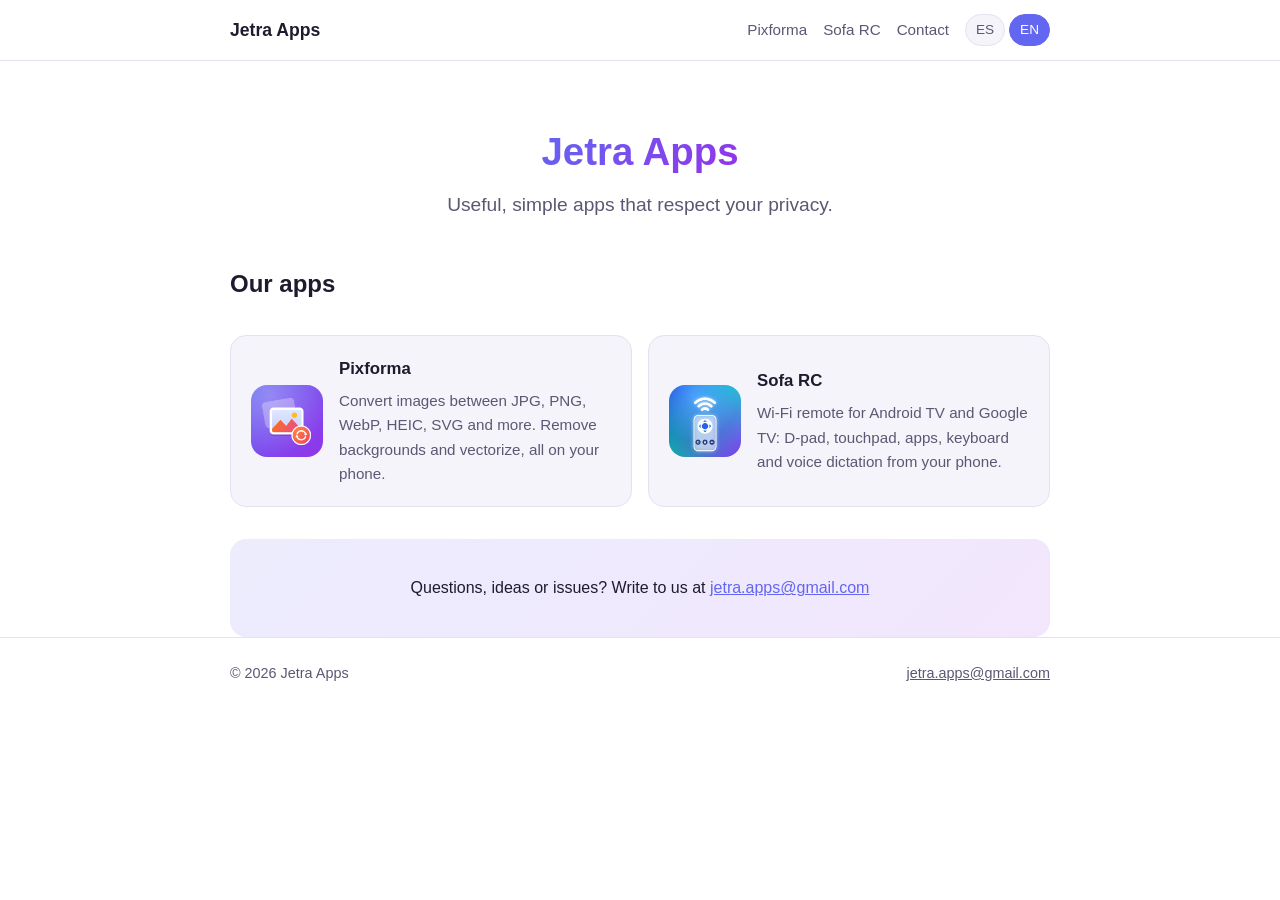
<file: index.html>
<!doctype html>
<html lang="es">
<head>
  <meta charset="utf-8">
  <meta name="viewport" content="width=device-width, initial-scale=1">
  <title>Jetra Apps</title>
  <meta name="title-es" content="Jetra Apps — Apps útiles, simples y privadas">
  <meta name="title-en" content="Jetra Apps — Useful, simple and private apps">
  <meta name="description" content="Jetra Apps: apps móviles útiles, simples y respetuosas con tu privacidad.">
  <link rel="icon" href="assets/apple-touch-icon.png">
  <link rel="stylesheet" href="assets/style.css">
  <script src="assets/lang.js"></script>
</head>
<body>
  <header class="site">
    <div class="wrap">
      <a class="brand" href="./">Jetra Apps</a>
      <nav>
        <a href="pixforma/">Pixforma</a>
        <a href="sofa-rc/">Sofa RC</a>
        <a href="mailto:jetra.apps@gmail.com" data-lang="es">Contacto</a>
        <a href="mailto:jetra.apps@gmail.com" data-lang="en">Contact</a>
        <div class="lang-switch">
          <button data-set="es" aria-pressed="false">ES</button>
          <button data-set="en" aria-pressed="false">EN</button>
        </div>
      </nav>
    </div>
  </header>

  <main class="wrap">
    <section class="hero">
      <h1><span class="gradient-text">Jetra Apps</span></h1>
      <p class="tagline" data-lang="es">Apps útiles, simples y respetuosas con tu privacidad.</p>
      <p class="tagline" data-lang="en">Useful, simple apps that respect your privacy.</p>
    </section>

    <h2 data-lang="es">Nuestras apps</h2>
    <h2 data-lang="en">Our apps</h2>
    <div class="grid">
      <a class="card app-card" href="pixforma/">
        <img src="pixforma/icon.png" alt="Pixforma">
        <div>
          <h3>Pixforma</h3>
          <p data-lang="es">Convierte imágenes entre JPG, PNG, WebP, HEIC, SVG y más. Quita fondos y vectoriza, todo en tu teléfono.</p>
          <p data-lang="en">Convert images between JPG, PNG, WebP, HEIC, SVG and more. Remove backgrounds and vectorize, all on your phone.</p>
        </div>
      </a>
      <a class="card app-card" href="sofa-rc/">
        <img src="sofa-rc/icon.png" alt="Sofa RC">
        <div>
          <h3>Sofa RC</h3>
          <p data-lang="es">Control remoto Wi‑Fi para Android TV y Google TV: D‑pad, touchpad, apps, teclado y dictado por voz desde tu teléfono.</p>
          <p data-lang="en">Wi‑Fi remote for Android TV and Google TV: D‑pad, touchpad, apps, keyboard and voice dictation from your phone.</p>
        </div>
      </a>
    </div>

    <div class="contact">
      <p data-lang="es">¿Preguntas, ideas o problemas? Escríbenos a <a href="mailto:jetra.apps@gmail.com">jetra.apps@gmail.com</a></p>
      <p data-lang="en">Questions, ideas or issues? Write to us at <a href="mailto:jetra.apps@gmail.com">jetra.apps@gmail.com</a></p>
    </div>
  </main>

  <footer class="site">
    <div class="wrap">
      <span>© 2026 Jetra Apps</span>
      <a href="mailto:jetra.apps@gmail.com">jetra.apps@gmail.com</a>
    </div>
  </footer>
</body>
</html>
</file>
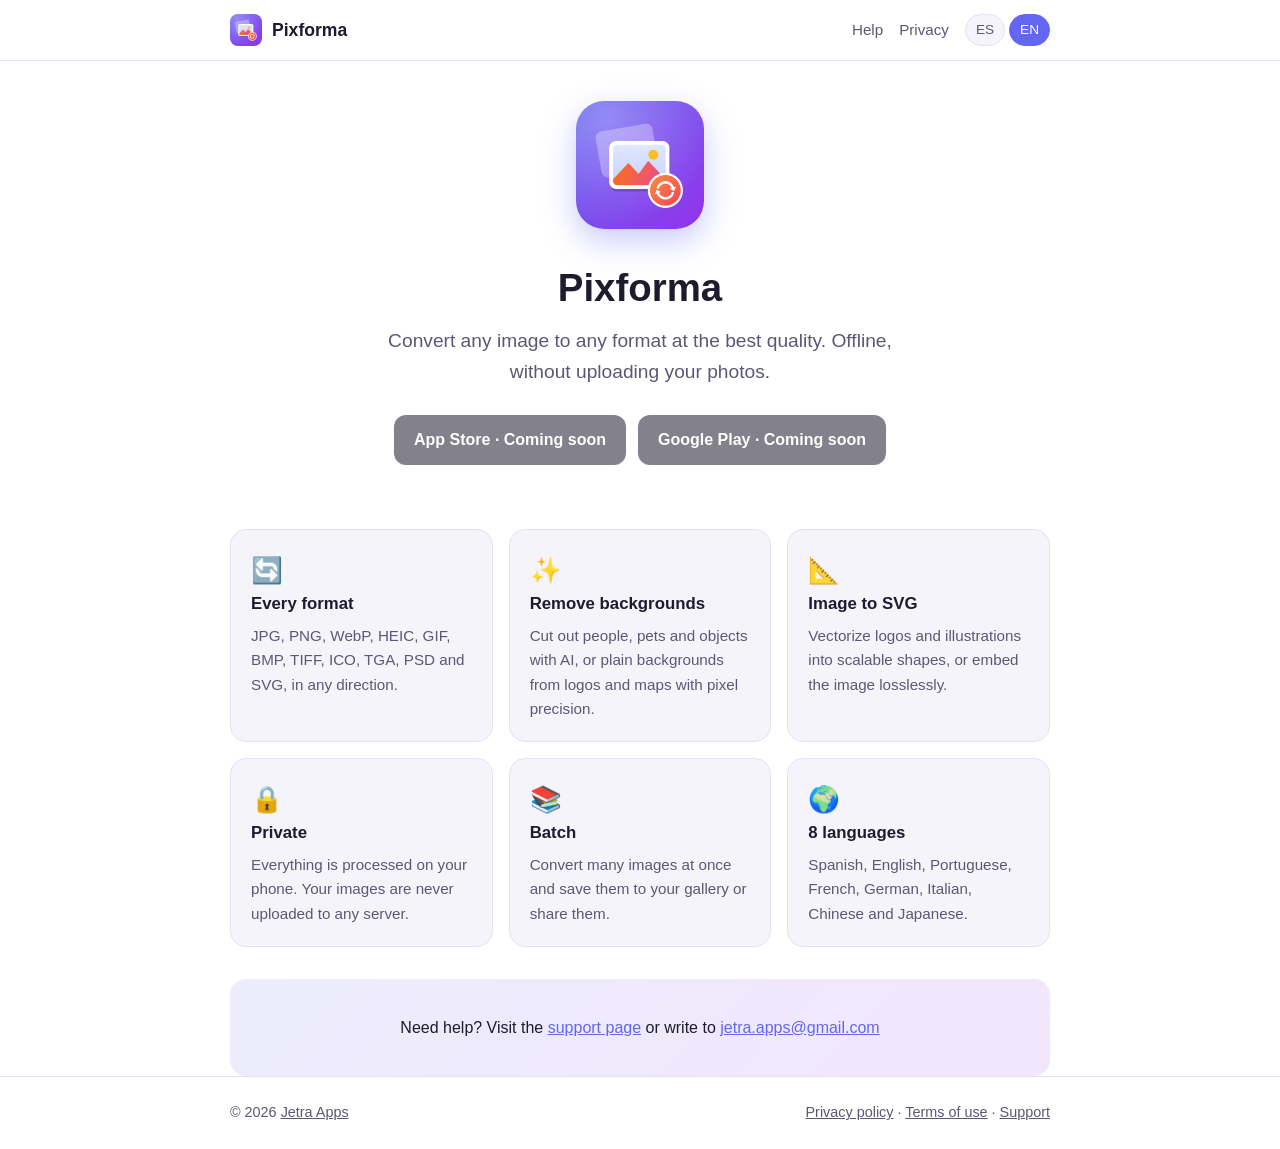
<file: pixforma/index.html>
<!doctype html>
<html lang="es">
<head>
  <meta charset="utf-8">
  <meta name="viewport" content="width=device-width, initial-scale=1">
  <title>Pixforma</title>
  <meta name="title-es" content="Pixforma — Conversor de imágenes">
  <meta name="title-en" content="Pixforma — Image converter">
  <meta name="description" content="Pixforma convierte imágenes entre JPG, PNG, WebP, HEIC, GIF, BMP, TIFF, ICO, TGA, PSD y SVG, quita fondos y vectoriza. Todo en tu teléfono, sin subir tus fotos.">
  <link rel="icon" href="icon.png">
  <link rel="apple-touch-icon" href="../assets/apple-touch-icon.png">
  <link rel="stylesheet" href="../assets/style.css">
  <script src="../assets/lang.js"></script>
</head>
<body>
  <header class="site">
    <div class="wrap">
      <a class="brand" href="./"><img src="icon.png" alt="">Pixforma</a>
      <nav>
        <a href="support.html" data-lang="es">Ayuda</a>
        <a href="support.html" data-lang="en">Help</a>
        <a href="privacy.html" data-lang="es">Privacidad</a>
        <a href="privacy.html" data-lang="en">Privacy</a>
        <div class="lang-switch">
          <button data-set="es" aria-pressed="false">ES</button>
          <button data-set="en" aria-pressed="false">EN</button>
        </div>
      </nav>
    </div>
  </header>

  <main class="wrap">
    <section class="hero">
      <img class="app-icon" src="icon.png" alt="Pixforma">
      <h1>Pixforma</h1>
      <p class="tagline" data-lang="es">Convierte cualquier imagen a cualquier formato, con la mejor calidad. Sin internet y sin subir tus fotos.</p>
      <p class="tagline" data-lang="en">Convert any image to any format at the best quality. Offline, without uploading your photos.</p>
      <div class="badges">
        <span class="badge soon" data-lang="es">App Store · Próximamente</span>
        <span class="badge soon" data-lang="en">App Store · Coming soon</span>
        <span class="badge soon" data-lang="es">Google Play · Próximamente</span>
        <span class="badge soon" data-lang="en">Google Play · Coming soon</span>
      </div>
    </section>

    <div class="grid">
      <div class="card">
        <div class="icon">🔄</div>
        <h3 data-lang="es">Todos los formatos</h3>
        <h3 data-lang="en">Every format</h3>
        <p data-lang="es">JPG, PNG, WebP, HEIC, GIF, BMP, TIFF, ICO, TGA, PSD y SVG, en cualquier dirección.</p>
        <p data-lang="en">JPG, PNG, WebP, HEIC, GIF, BMP, TIFF, ICO, TGA, PSD and SVG, in any direction.</p>
      </div>
      <div class="card">
        <div class="icon">✨</div>
        <h3 data-lang="es">Quita el fondo</h3>
        <h3 data-lang="en">Remove backgrounds</h3>
        <p data-lang="es">Recorta personas, mascotas y objetos con IA, o fondos lisos de logos y mapas con precisión de píxel.</p>
        <p data-lang="en">Cut out people, pets and objects with AI, or plain backgrounds from logos and maps with pixel precision.</p>
      </div>
      <div class="card">
        <div class="icon">📐</div>
        <h3 data-lang="es">Imagen a SVG</h3>
        <h3 data-lang="en">Image to SVG</h3>
        <p data-lang="es">Vectoriza logos e ilustraciones en formas escalables, o incrusta la imagen sin pérdida.</p>
        <p data-lang="en">Vectorize logos and illustrations into scalable shapes, or embed the image losslessly.</p>
      </div>
      <div class="card">
        <div class="icon">🔒</div>
        <h3 data-lang="es">Privada</h3>
        <h3 data-lang="en">Private</h3>
        <p data-lang="es">Todo se procesa en tu teléfono. Tus imágenes nunca se suben a ningún servidor.</p>
        <p data-lang="en">Everything is processed on your phone. Your images are never uploaded to any server.</p>
      </div>
      <div class="card">
        <div class="icon">📚</div>
        <h3 data-lang="es">Por lotes</h3>
        <h3 data-lang="en">Batch</h3>
        <p data-lang="es">Convierte varias imágenes a la vez y guárdalas en la galería o compártelas.</p>
        <p data-lang="en">Convert many images at once and save them to your gallery or share them.</p>
      </div>
      <div class="card">
        <div class="icon">🌍</div>
        <h3 data-lang="es">8 idiomas</h3>
        <h3 data-lang="en">8 languages</h3>
        <p data-lang="es">Español, inglés, portugués, francés, alemán, italiano, chino y japonés.</p>
        <p data-lang="en">Spanish, English, Portuguese, French, German, Italian, Chinese and Japanese.</p>
      </div>
    </div>

    <div class="contact">
      <p data-lang="es">¿Necesitas ayuda? Visita la <a href="support.html">página de soporte</a> o escríbenos a <a href="mailto:jetra.apps@gmail.com">jetra.apps@gmail.com</a></p>
      <p data-lang="en">Need help? Visit the <a href="support.html">support page</a> or write to <a href="mailto:jetra.apps@gmail.com">jetra.apps@gmail.com</a></p>
    </div>
  </main>

  <footer class="site">
    <div class="wrap">
      <span>© 2026 <a href="../">Jetra Apps</a></span>
      <span>
        <a href="privacy.html" data-lang="es">Política de privacidad</a><a href="privacy.html" data-lang="en">Privacy policy</a> ·
        <a href="terms.html" data-lang="es">Términos de uso</a><a href="terms.html" data-lang="en">Terms of use</a> ·
        <a href="support.html" data-lang="es">Soporte</a><a href="support.html" data-lang="en">Support</a>
      </span>
    </div>
  </footer>
</body>
</html>
</file>
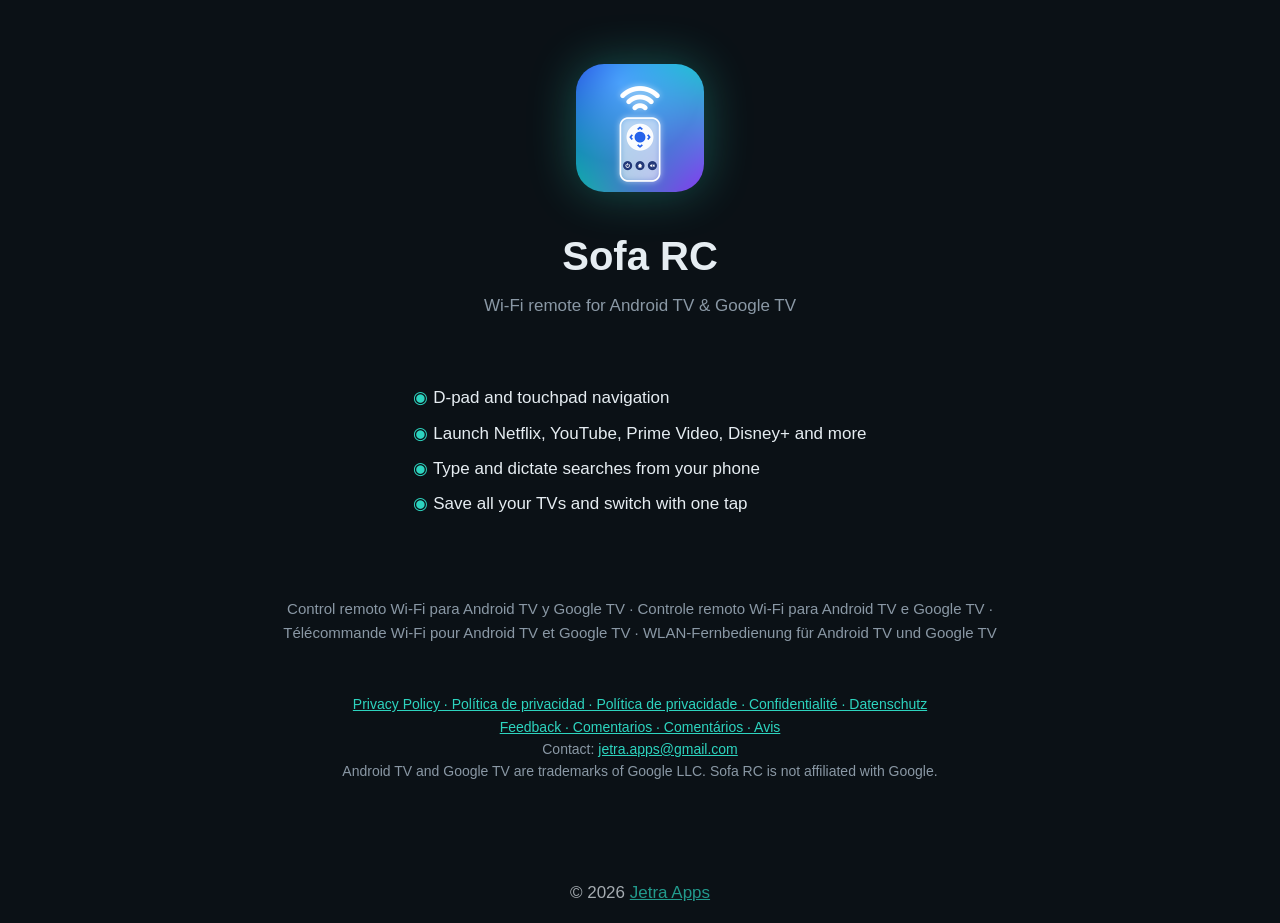
<file: sofa-rc/index.html>
<!DOCTYPE html>
<html lang="en">
<head>
<meta charset="utf-8">
<meta name="viewport" content="width=device-width, initial-scale=1">
<title>Sofa RC · Wi‑Fi remote for Android TV & Google TV</title>
<meta name="description" content="Control your Android TV or Google TV from your phone over Wi‑Fi: D‑pad, touchpad, apps, keyboard and voice dictation in 5 languages.">
<link rel="icon" href="icon.png">
<style>
  body { margin: 0; font: 17px/1.6 -apple-system, BlinkMacSystemFont, "Segoe UI", Roboto, sans-serif; background: #0b1116; color: #e6edf2; }
  main { max-width: 720px; margin: 0 auto; padding: 64px 24px; text-align: center; }
  img { width: 128px; height: 128px; border-radius: 28px; box-shadow: 0 0 48px #2dd4bf55; }
  h1 { margin: 24px 0 4px; font-size: 40px; }
  .tagline { color: #8a98a5; margin-top: 0; }
  ul { list-style: none; padding: 0; margin: 40px 0; text-align: left; display: inline-block; }
  li { margin: 8px 0; }
  li::before { content: "◉ "; color: #2dd4bf; }
  .langs { color: #8a98a5; font-size: 15px; margin-top: 32px; }
  a { color: #2dd4bf; }
  footer { margin-top: 48px; font-size: 14px; color: #8a98a5; }
</style>
</head>
<body>
<main>
  <img src="icon.png" alt="Sofa RC icon">
  <h1>Sofa RC</h1>
  <p class="tagline">Wi‑Fi remote for Android TV &amp; Google TV</p>

  <ul>
    <li>D‑pad and touchpad navigation</li>
    <li>Launch Netflix, YouTube, Prime Video, Disney+ and more</li>
    <li>Type and dictate searches from your phone</li>
    <li>Save all your TVs and switch with one tap</li>
  </ul>

  <p class="langs">
    Control remoto Wi‑Fi para Android TV y Google TV ·
    Controle remoto Wi‑Fi para Android TV e Google TV ·
    Télécommande Wi‑Fi pour Android TV et Google TV ·
    WLAN‑Fernbedienung für Android TV und Google TV
  </p>

  <footer>
    <a href="privacy/">Privacy Policy · Política de privacidad · Política de privacidade · Confidentialité · Datenschutz</a><br>
    <a href="feedback/">Feedback · Comentarios · Comentários · Avis</a><br>
    Contact: <a href="mailto:jetra.apps@gmail.com">jetra.apps@gmail.com</a><br>
    Android TV and Google TV are trademarks of Google LLC. Sofa RC is not affiliated with Google.
  </footer>
</main>
<p style="text-align:center;opacity:.7;margin-top:32px">© 2026 <a href="../">Jetra Apps</a></p>
</body>
</html>
</file>
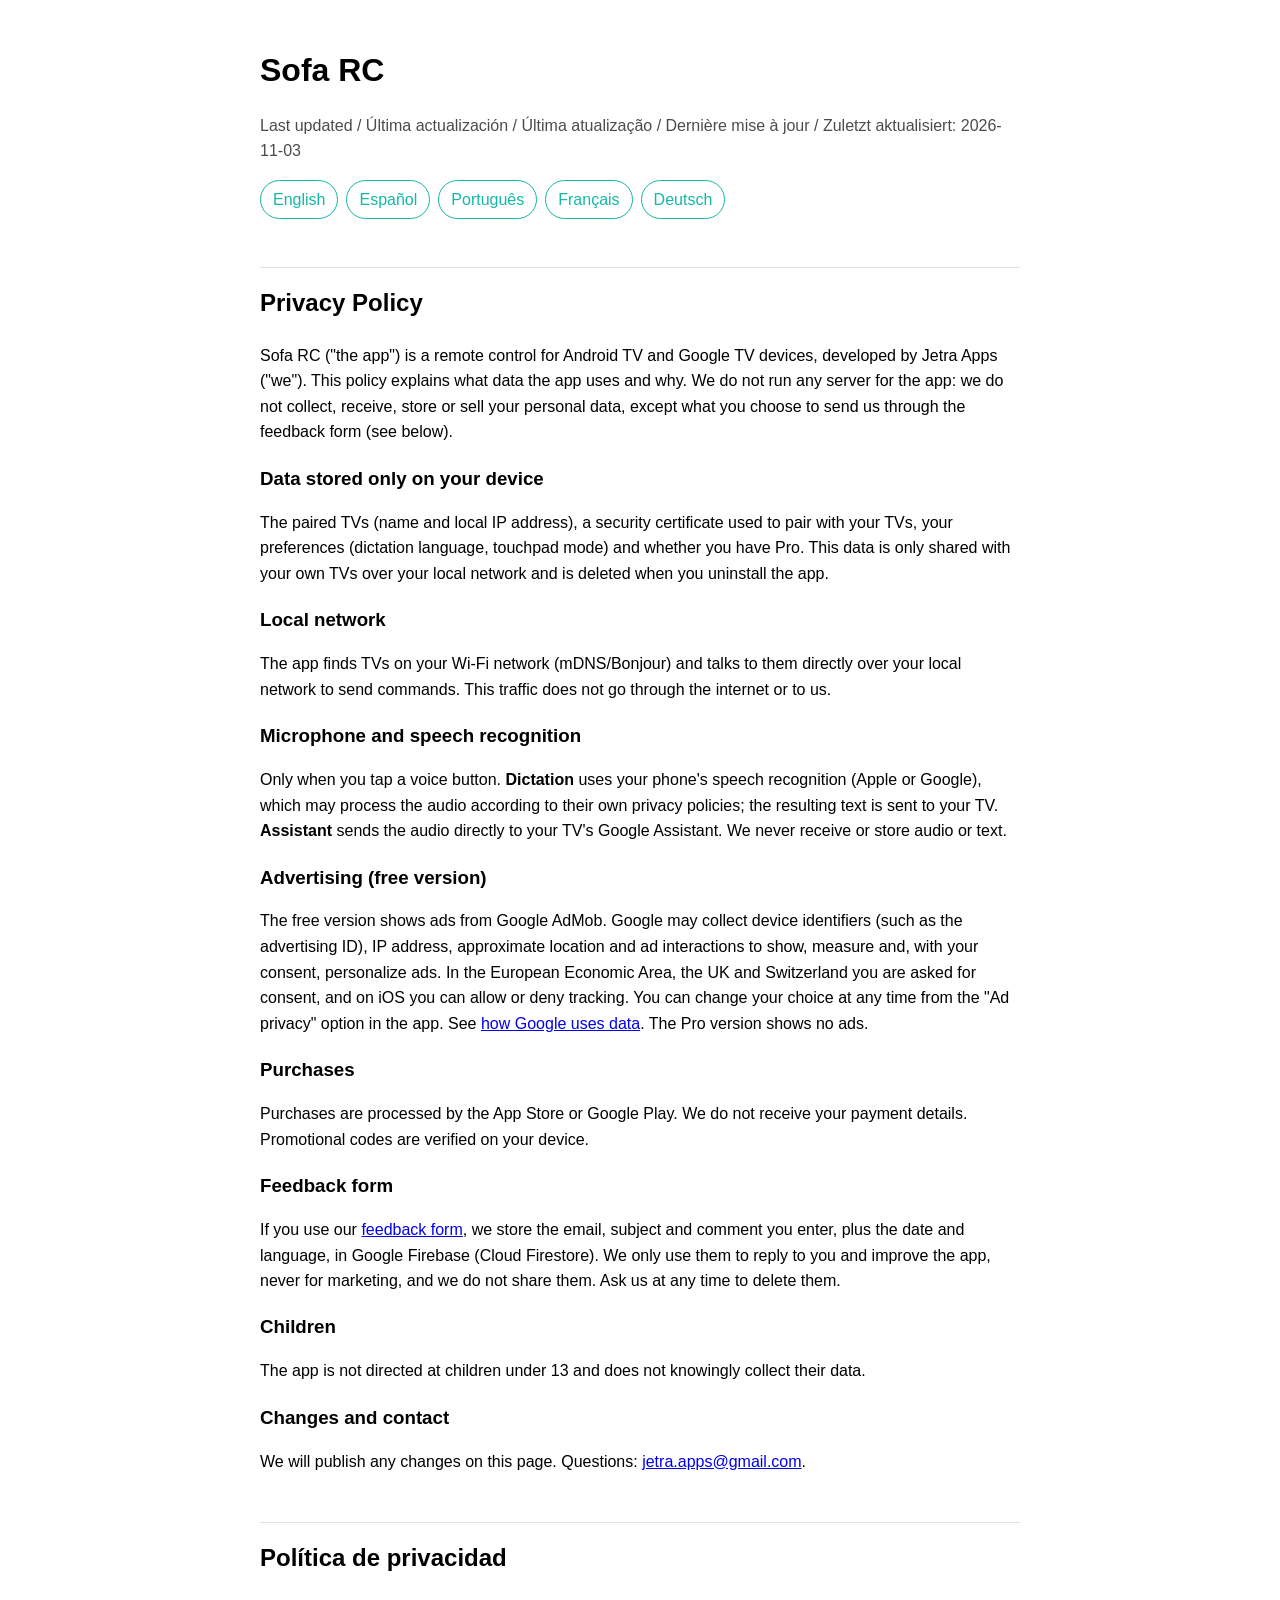
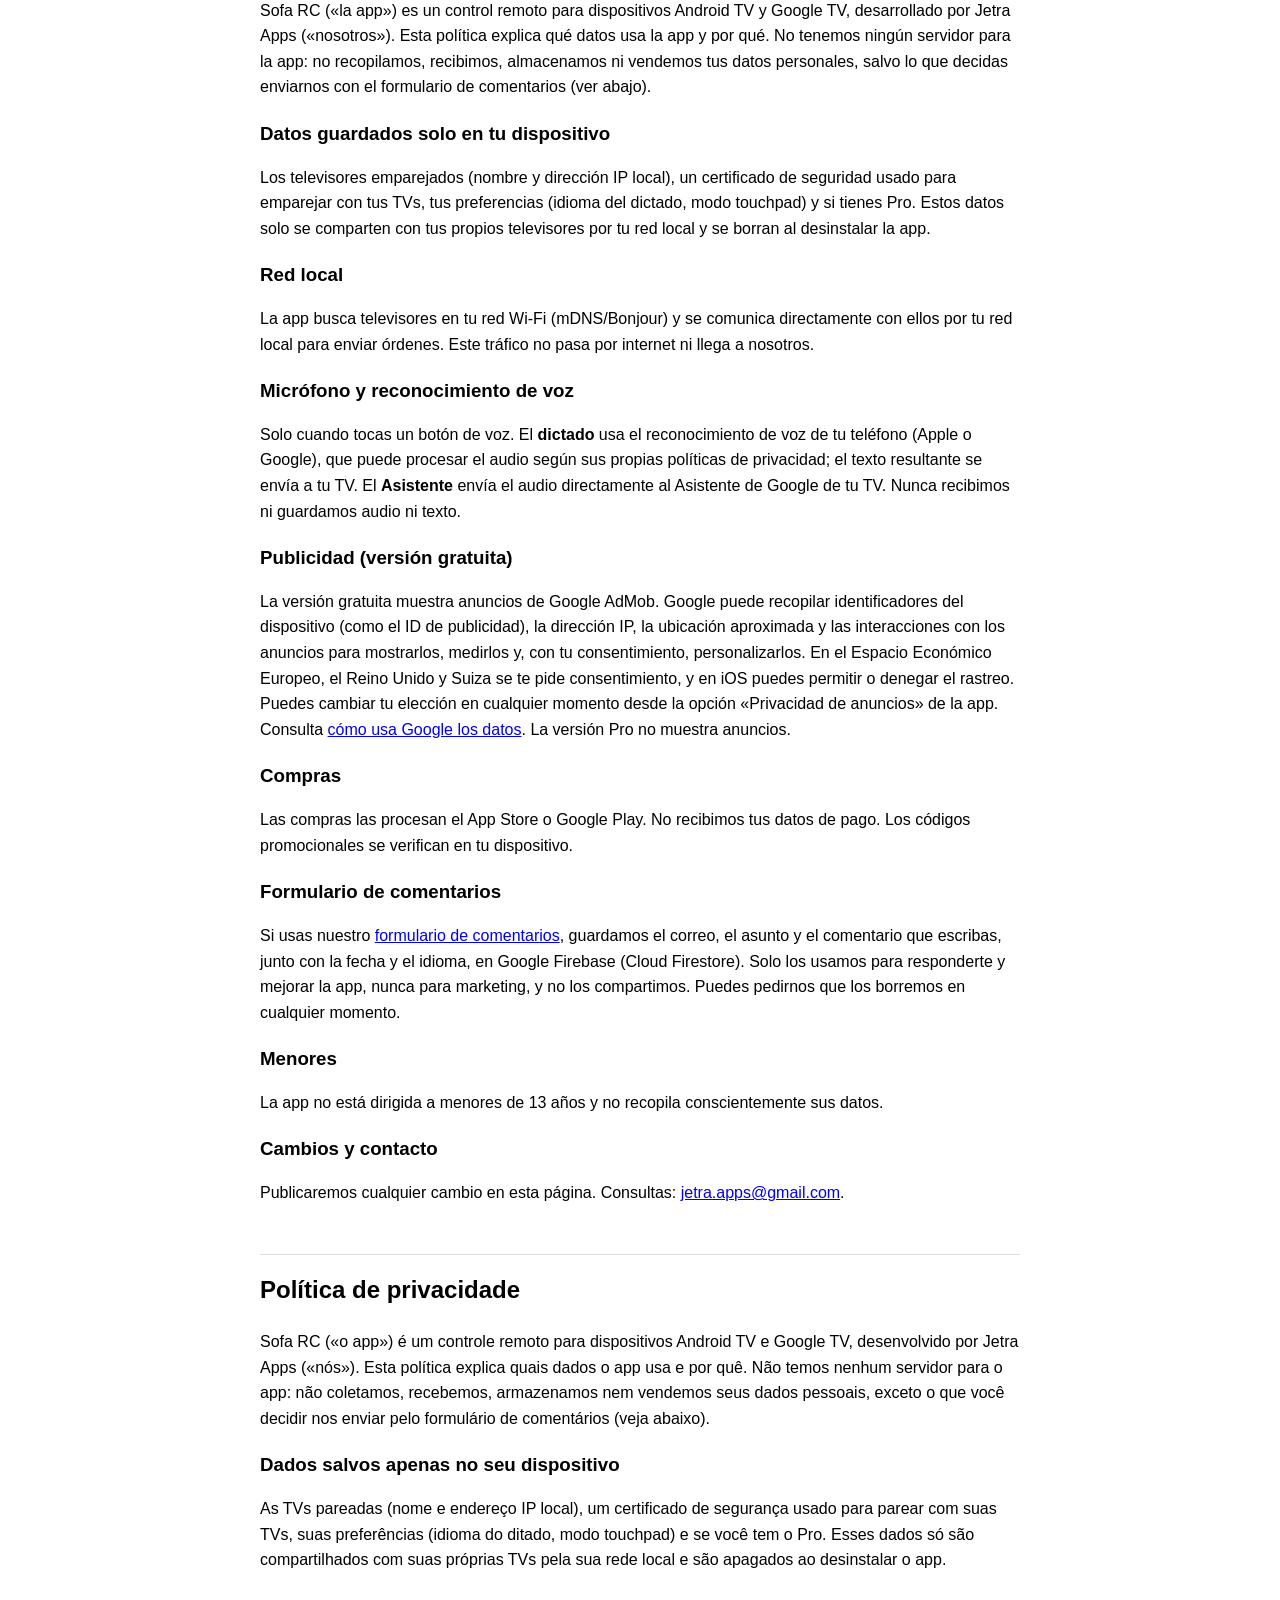
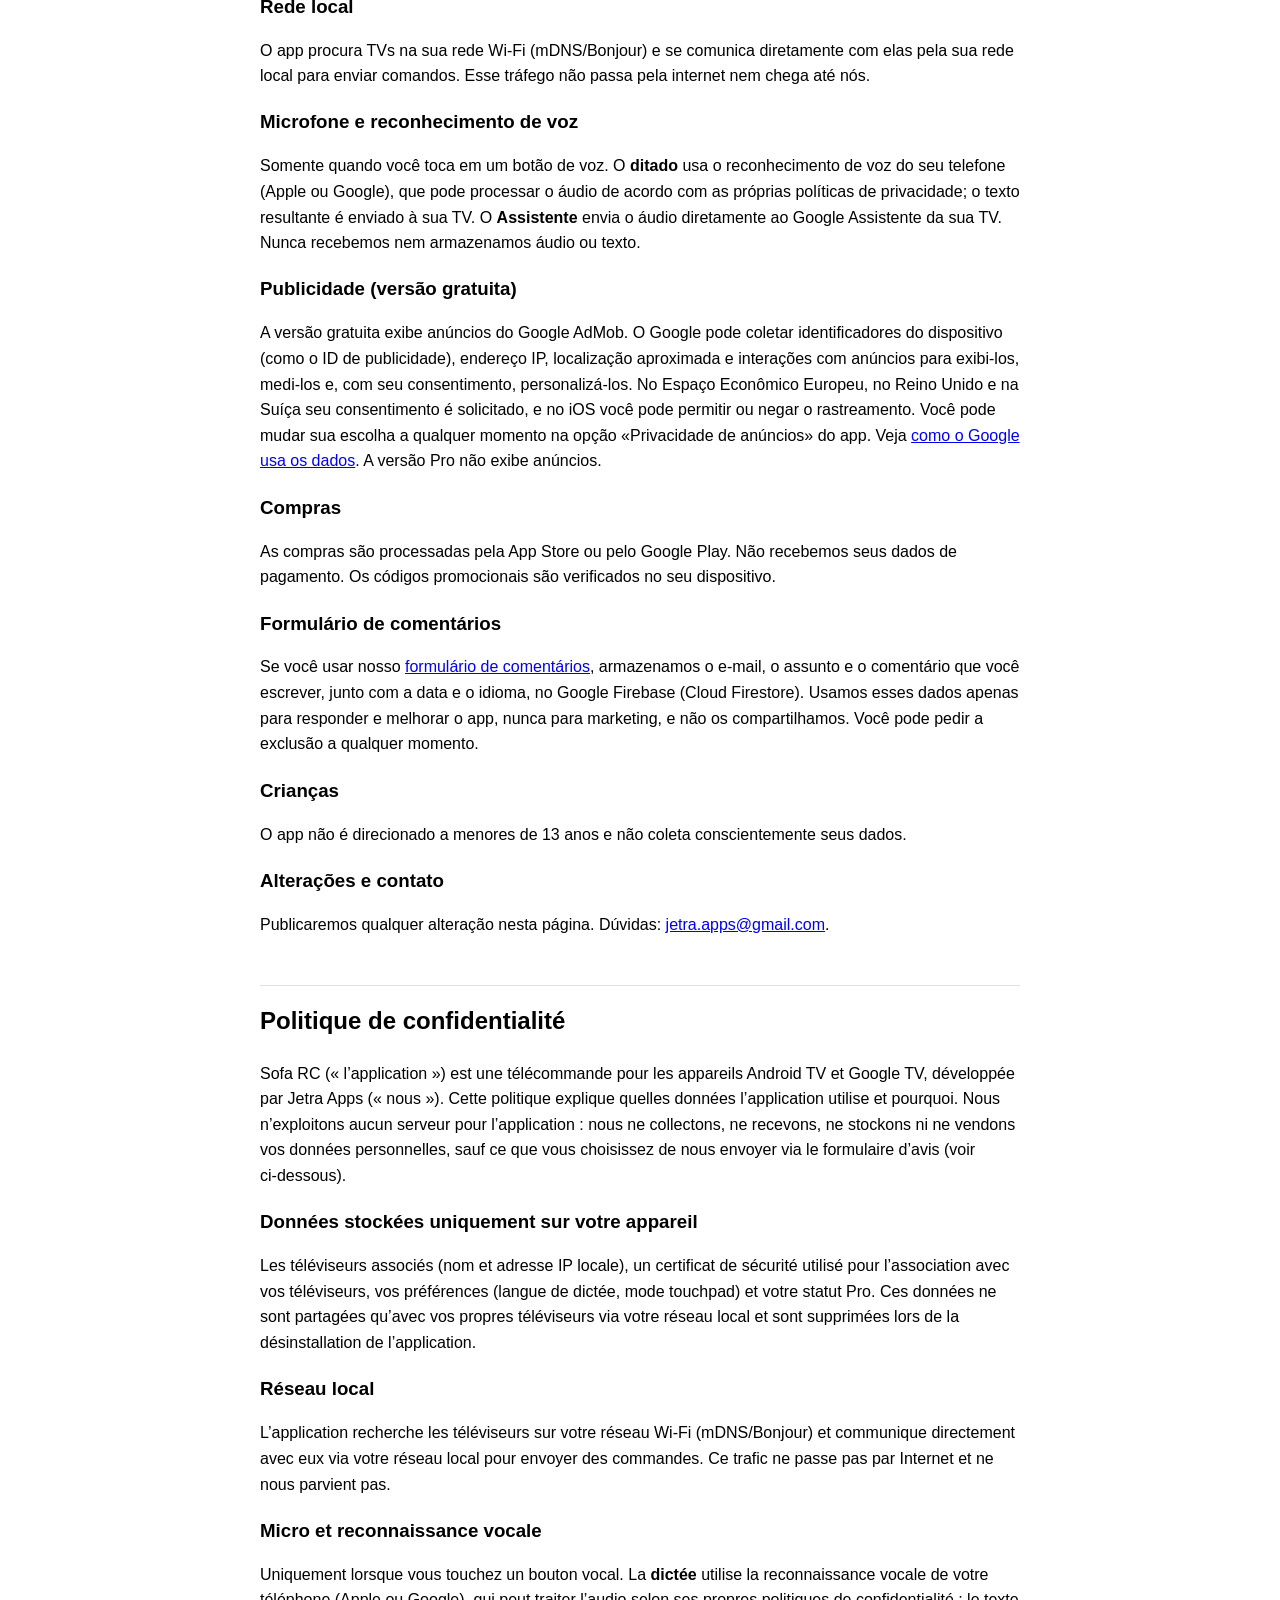
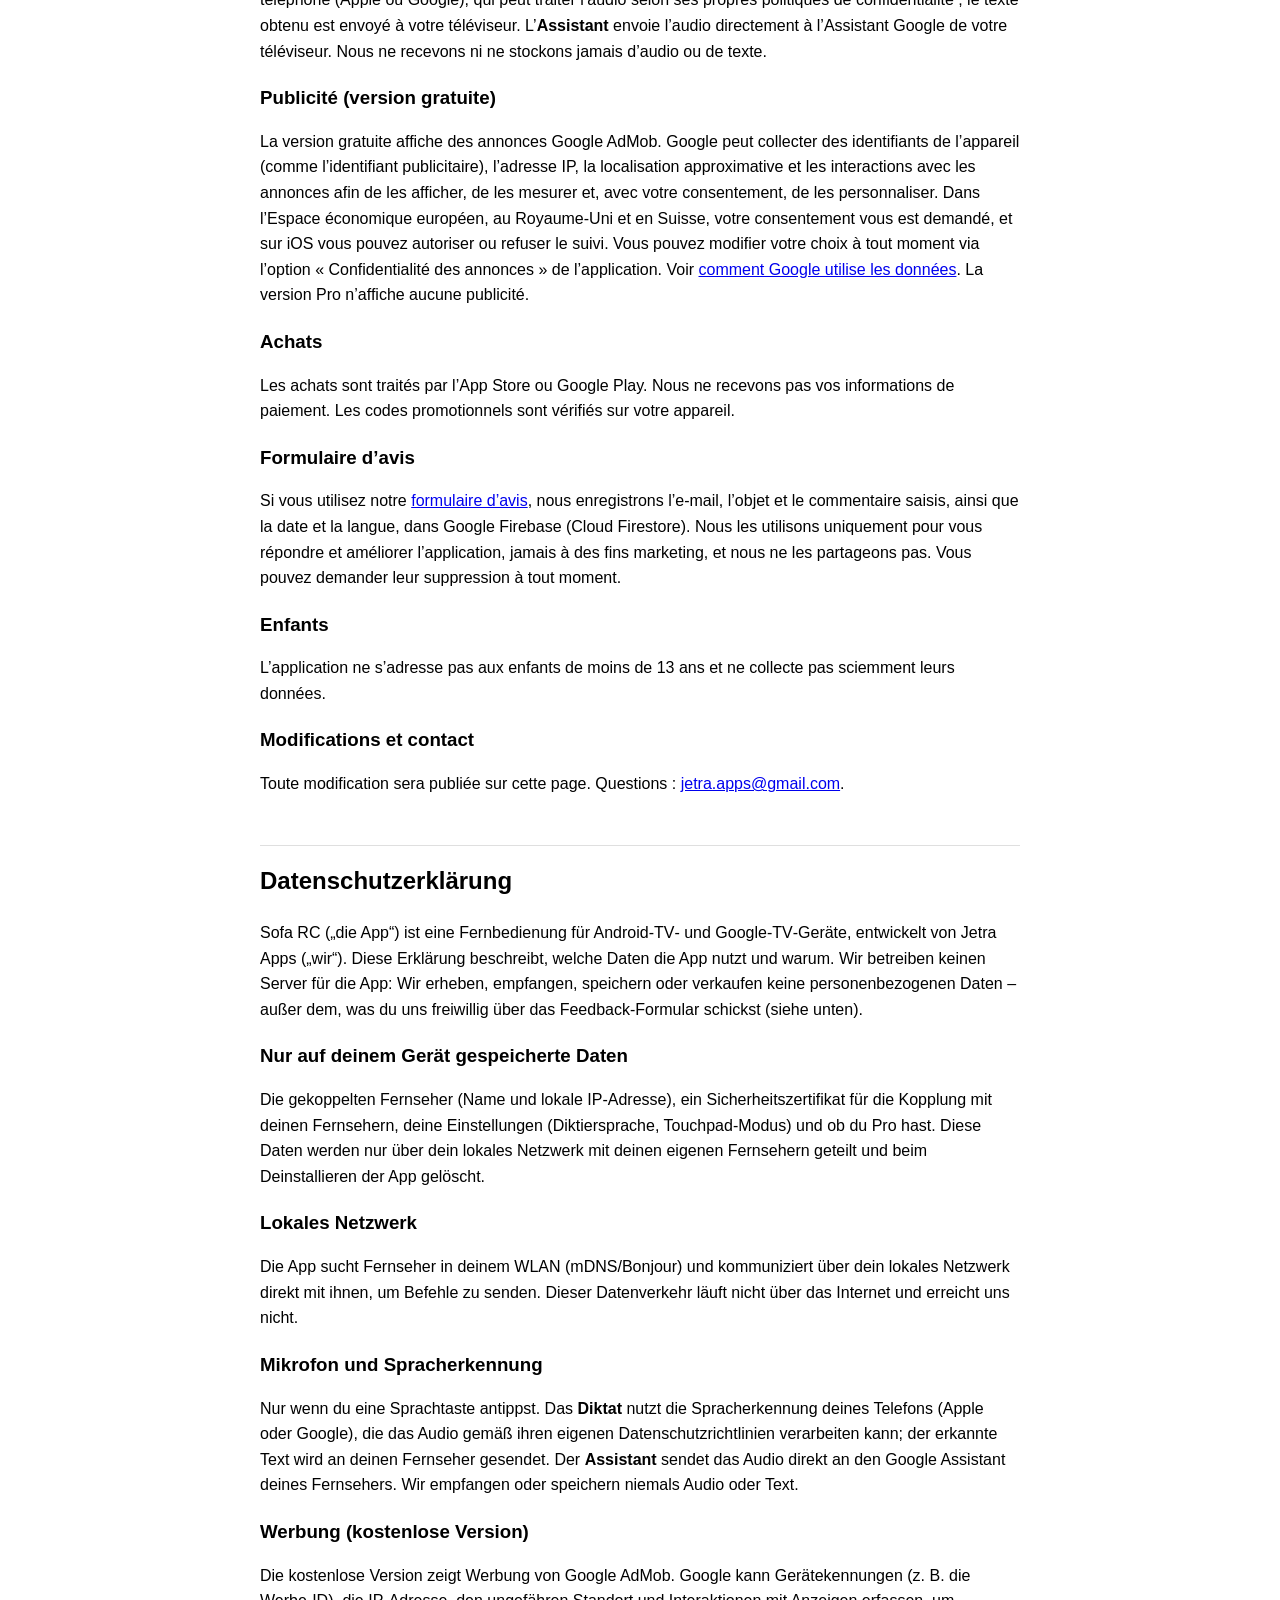
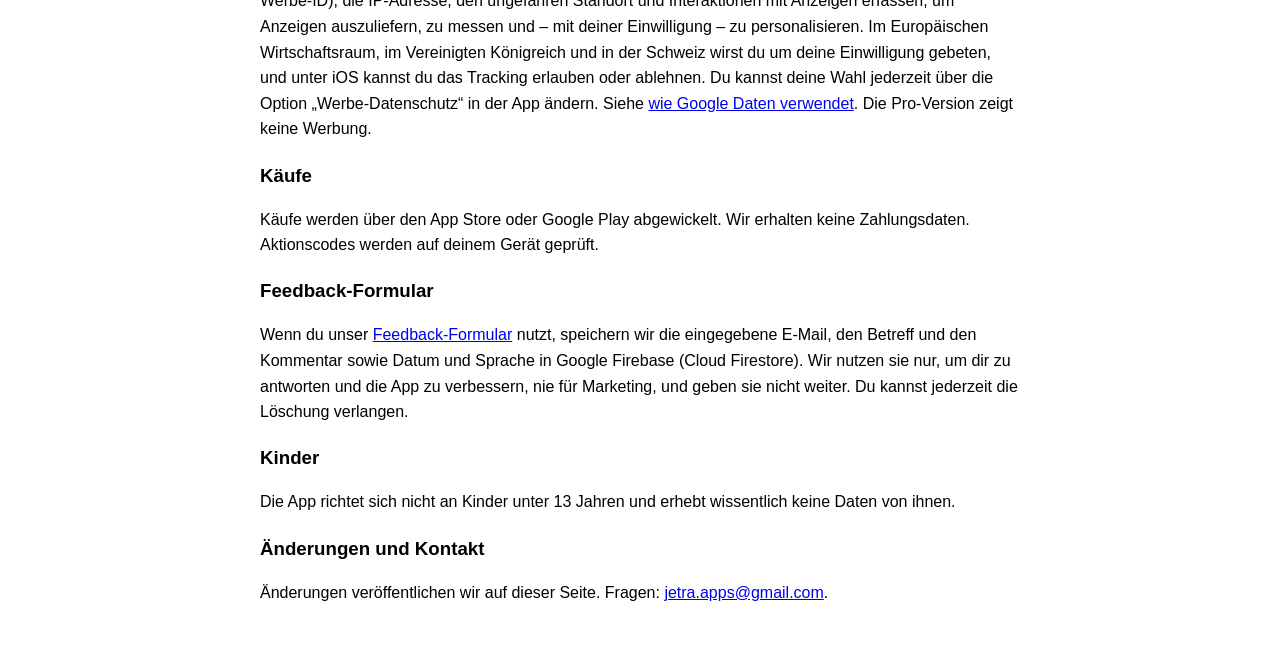
<file: sofa-rc/privacy/index.html>
<!DOCTYPE html>
<html lang="en">
<head>
<meta charset="utf-8">
<meta name="viewport" content="width=device-width, initial-scale=1">
<title>Sofa RC · Privacy Policy</title>
<style>
  :root { color-scheme: light dark; --accent: #14b8a6; }
  body { font: 16px/1.6 -apple-system, BlinkMacSystemFont, "Segoe UI", Roboto, sans-serif; max-width: 760px; margin: 0 auto; padding: 24px; }
  nav { display: flex; flex-wrap: wrap; gap: 8px; margin-bottom: 32px; }
  nav a { padding: 6px 12px; border: 1px solid var(--accent); border-radius: 999px; text-decoration: none; color: var(--accent); }
  h1 { margin-bottom: 4px; }
  h2 { margin-top: 48px; padding-top: 16px; border-top: 1px solid #8884; }
  h3 { margin-bottom: 4px; }
  .meta { opacity: .7; }
</style>
</head>
<body>

<h1>Sofa RC</h1>
<p class="meta">Last updated / Última actualización / Última atualização / Dernière mise à jour / Zuletzt aktualisiert: 2026-11-03</p>

<nav>
  <a href="#en">English</a>
  <a href="#es">Español</a>
  <a href="#pt">Português</a>
  <a href="#fr">Français</a>
  <a href="#de">Deutsch</a>
</nav>

<!-- ============================== ENGLISH ============================== -->
<section id="en" lang="en">
<h2>Privacy Policy</h2>
<p>Sofa RC ("the app") is a remote control for Android TV and Google TV devices, developed by Jetra Apps ("we"). This policy explains what data the app uses and why. We do not run any server for the app: we do not collect, receive, store or sell your personal data, except what you choose to send us through the feedback form (see below).</p>

<h3>Data stored only on your device</h3>
<p>The paired TVs (name and local IP address), a security certificate used to pair with your TVs, your preferences (dictation language, touchpad mode) and whether you have Pro. This data is only shared with your own TVs over your local network and is deleted when you uninstall the app.</p>

<h3>Local network</h3>
<p>The app finds TVs on your Wi‑Fi network (mDNS/Bonjour) and talks to them directly over your local network to send commands. This traffic does not go through the internet or to us.</p>

<h3>Microphone and speech recognition</h3>
<p>Only when you tap a voice button. <strong>Dictation</strong> uses your phone's speech recognition (Apple or Google), which may process the audio according to their own privacy policies; the resulting text is sent to your TV. <strong>Assistant</strong> sends the audio directly to your TV's Google Assistant. We never receive or store audio or text.</p>

<h3>Advertising (free version)</h3>
<p>The free version shows ads from Google AdMob. Google may collect device identifiers (such as the advertising ID), IP address, approximate location and ad interactions to show, measure and, with your consent, personalize ads. In the European Economic Area, the UK and Switzerland you are asked for consent, and on iOS you can allow or deny tracking. You can change your choice at any time from the "Ad privacy" option in the app. See <a href="https://policies.google.com/technologies/partner-sites">how Google uses data</a>. The Pro version shows no ads.</p>

<h3>Purchases</h3>
<p>Purchases are processed by the App Store or Google Play. We do not receive your payment details. Promotional codes are verified on your device.</p>

<h3>Feedback form</h3>
<p>If you use our <a href="../feedback/">feedback form</a>, we store the email, subject and comment you enter, plus the date and language, in Google Firebase (Cloud Firestore). We only use them to reply to you and improve the app, never for marketing, and we do not share them. Ask us at any time to delete them.</p>

<h3>Children</h3>
<p>The app is not directed at children under 13 and does not knowingly collect their data.</p>

<h3>Changes and contact</h3>
<p>We will publish any changes on this page. Questions: <a href="mailto:jetra.apps@gmail.com">jetra.apps@gmail.com</a>.</p>
</section>

<!-- ============================== ESPAÑOL ============================== -->
<section id="es" lang="es">
<h2>Política de privacidad</h2>
<p>Sofa RC («la app») es un control remoto para dispositivos Android TV y Google TV, desarrollado por Jetra Apps («nosotros»). Esta política explica qué datos usa la app y por qué. No tenemos ningún servidor para la app: no recopilamos, recibimos, almacenamos ni vendemos tus datos personales, salvo lo que decidas enviarnos con el formulario de comentarios (ver abajo).</p>

<h3>Datos guardados solo en tu dispositivo</h3>
<p>Los televisores emparejados (nombre y dirección IP local), un certificado de seguridad usado para emparejar con tus TVs, tus preferencias (idioma del dictado, modo touchpad) y si tienes Pro. Estos datos solo se comparten con tus propios televisores por tu red local y se borran al desinstalar la app.</p>

<h3>Red local</h3>
<p>La app busca televisores en tu red Wi‑Fi (mDNS/Bonjour) y se comunica directamente con ellos por tu red local para enviar órdenes. Este tráfico no pasa por internet ni llega a nosotros.</p>

<h3>Micrófono y reconocimiento de voz</h3>
<p>Solo cuando tocas un botón de voz. El <strong>dictado</strong> usa el reconocimiento de voz de tu teléfono (Apple o Google), que puede procesar el audio según sus propias políticas de privacidad; el texto resultante se envía a tu TV. El <strong>Asistente</strong> envía el audio directamente al Asistente de Google de tu TV. Nunca recibimos ni guardamos audio ni texto.</p>

<h3>Publicidad (versión gratuita)</h3>
<p>La versión gratuita muestra anuncios de Google AdMob. Google puede recopilar identificadores del dispositivo (como el ID de publicidad), la dirección IP, la ubicación aproximada y las interacciones con los anuncios para mostrarlos, medirlos y, con tu consentimiento, personalizarlos. En el Espacio Económico Europeo, el Reino Unido y Suiza se te pide consentimiento, y en iOS puedes permitir o denegar el rastreo. Puedes cambiar tu elección en cualquier momento desde la opción «Privacidad de anuncios» de la app. Consulta <a href="https://policies.google.com/technologies/partner-sites?hl=es">cómo usa Google los datos</a>. La versión Pro no muestra anuncios.</p>

<h3>Compras</h3>
<p>Las compras las procesan el App Store o Google Play. No recibimos tus datos de pago. Los códigos promocionales se verifican en tu dispositivo.</p>

<h3>Formulario de comentarios</h3>
<p>Si usas nuestro <a href="../feedback/">formulario de comentarios</a>, guardamos el correo, el asunto y el comentario que escribas, junto con la fecha y el idioma, en Google Firebase (Cloud Firestore). Solo los usamos para responderte y mejorar la app, nunca para marketing, y no los compartimos. Puedes pedirnos que los borremos en cualquier momento.</p>

<h3>Menores</h3>
<p>La app no está dirigida a menores de 13 años y no recopila conscientemente sus datos.</p>

<h3>Cambios y contacto</h3>
<p>Publicaremos cualquier cambio en esta página. Consultas: <a href="mailto:jetra.apps@gmail.com">jetra.apps@gmail.com</a>.</p>
</section>

<!-- ============================== PORTUGUÊS ============================== -->
<section id="pt" lang="pt">
<h2>Política de privacidade</h2>
<p>Sofa RC («o app») é um controle remoto para dispositivos Android TV e Google TV, desenvolvido por Jetra Apps («nós»). Esta política explica quais dados o app usa e por quê. Não temos nenhum servidor para o app: não coletamos, recebemos, armazenamos nem vendemos seus dados pessoais, exceto o que você decidir nos enviar pelo formulário de comentários (veja abaixo).</p>

<h3>Dados salvos apenas no seu dispositivo</h3>
<p>As TVs pareadas (nome e endereço IP local), um certificado de segurança usado para parear com suas TVs, suas preferências (idioma do ditado, modo touchpad) e se você tem o Pro. Esses dados só são compartilhados com suas próprias TVs pela sua rede local e são apagados ao desinstalar o app.</p>

<h3>Rede local</h3>
<p>O app procura TVs na sua rede Wi‑Fi (mDNS/Bonjour) e se comunica diretamente com elas pela sua rede local para enviar comandos. Esse tráfego não passa pela internet nem chega até nós.</p>

<h3>Microfone e reconhecimento de voz</h3>
<p>Somente quando você toca em um botão de voz. O <strong>ditado</strong> usa o reconhecimento de voz do seu telefone (Apple ou Google), que pode processar o áudio de acordo com as próprias políticas de privacidade; o texto resultante é enviado à sua TV. O <strong>Assistente</strong> envia o áudio diretamente ao Google Assistente da sua TV. Nunca recebemos nem armazenamos áudio ou texto.</p>

<h3>Publicidade (versão gratuita)</h3>
<p>A versão gratuita exibe anúncios do Google AdMob. O Google pode coletar identificadores do dispositivo (como o ID de publicidade), endereço IP, localização aproximada e interações com anúncios para exibi-los, medi-los e, com seu consentimento, personalizá-los. No Espaço Econômico Europeu, no Reino Unido e na Suíça seu consentimento é solicitado, e no iOS você pode permitir ou negar o rastreamento. Você pode mudar sua escolha a qualquer momento na opção «Privacidade de anúncios» do app. Veja <a href="https://policies.google.com/technologies/partner-sites?hl=pt-BR">como o Google usa os dados</a>. A versão Pro não exibe anúncios.</p>

<h3>Compras</h3>
<p>As compras são processadas pela App Store ou pelo Google Play. Não recebemos seus dados de pagamento. Os códigos promocionais são verificados no seu dispositivo.</p>

<h3>Formulário de comentários</h3>
<p>Se você usar nosso <a href="../feedback/">formulário de comentários</a>, armazenamos o e-mail, o assunto e o comentário que você escrever, junto com a data e o idioma, no Google Firebase (Cloud Firestore). Usamos esses dados apenas para responder e melhorar o app, nunca para marketing, e não os compartilhamos. Você pode pedir a exclusão a qualquer momento.</p>

<h3>Crianças</h3>
<p>O app não é direcionado a menores de 13 anos e não coleta conscientemente seus dados.</p>

<h3>Alterações e contato</h3>
<p>Publicaremos qualquer alteração nesta página. Dúvidas: <a href="mailto:jetra.apps@gmail.com">jetra.apps@gmail.com</a>.</p>
</section>

<!-- ============================== FRANÇAIS ============================== -->
<section id="fr" lang="fr">
<h2>Politique de confidentialité</h2>
<p>Sofa RC (« l’application ») est une télécommande pour les appareils Android TV et Google TV, développée par Jetra Apps (« nous »). Cette politique explique quelles données l’application utilise et pourquoi. Nous n’exploitons aucun serveur pour l’application : nous ne collectons, ne recevons, ne stockons ni ne vendons vos données personnelles, sauf ce que vous choisissez de nous envoyer via le formulaire d’avis (voir ci‑dessous).</p>

<h3>Données stockées uniquement sur votre appareil</h3>
<p>Les téléviseurs associés (nom et adresse IP locale), un certificat de sécurité utilisé pour l’association avec vos téléviseurs, vos préférences (langue de dictée, mode touchpad) et votre statut Pro. Ces données ne sont partagées qu’avec vos propres téléviseurs via votre réseau local et sont supprimées lors de la désinstallation de l’application.</p>

<h3>Réseau local</h3>
<p>L’application recherche les téléviseurs sur votre réseau Wi‑Fi (mDNS/Bonjour) et communique directement avec eux via votre réseau local pour envoyer des commandes. Ce trafic ne passe pas par Internet et ne nous parvient pas.</p>

<h3>Micro et reconnaissance vocale</h3>
<p>Uniquement lorsque vous touchez un bouton vocal. La <strong>dictée</strong> utilise la reconnaissance vocale de votre téléphone (Apple ou Google), qui peut traiter l’audio selon ses propres politiques de confidentialité ; le texte obtenu est envoyé à votre téléviseur. L’<strong>Assistant</strong> envoie l’audio directement à l’Assistant Google de votre téléviseur. Nous ne recevons ni ne stockons jamais d’audio ou de texte.</p>

<h3>Publicité (version gratuite)</h3>
<p>La version gratuite affiche des annonces Google AdMob. Google peut collecter des identifiants de l’appareil (comme l’identifiant publicitaire), l’adresse IP, la localisation approximative et les interactions avec les annonces afin de les afficher, de les mesurer et, avec votre consentement, de les personnaliser. Dans l’Espace économique européen, au Royaume-Uni et en Suisse, votre consentement vous est demandé, et sur iOS vous pouvez autoriser ou refuser le suivi. Vous pouvez modifier votre choix à tout moment via l’option « Confidentialité des annonces » de l’application. Voir <a href="https://policies.google.com/technologies/partner-sites?hl=fr">comment Google utilise les données</a>. La version Pro n’affiche aucune publicité.</p>

<h3>Achats</h3>
<p>Les achats sont traités par l’App Store ou Google Play. Nous ne recevons pas vos informations de paiement. Les codes promotionnels sont vérifiés sur votre appareil.</p>

<h3>Formulaire d’avis</h3>
<p>Si vous utilisez notre <a href="../feedback/">formulaire d’avis</a>, nous enregistrons l’e-mail, l’objet et le commentaire saisis, ainsi que la date et la langue, dans Google Firebase (Cloud Firestore). Nous les utilisons uniquement pour vous répondre et améliorer l’application, jamais à des fins marketing, et nous ne les partageons pas. Vous pouvez demander leur suppression à tout moment.</p>

<h3>Enfants</h3>
<p>L’application ne s’adresse pas aux enfants de moins de 13 ans et ne collecte pas sciemment leurs données.</p>

<h3>Modifications et contact</h3>
<p>Toute modification sera publiée sur cette page. Questions : <a href="mailto:jetra.apps@gmail.com">jetra.apps@gmail.com</a>.</p>
</section>

<!-- ============================== DEUTSCH ============================== -->
<section id="de" lang="de">
<h2>Datenschutzerklärung</h2>
<p>Sofa RC („die App“) ist eine Fernbedienung für Android‑TV‑ und Google‑TV‑Geräte, entwickelt von Jetra Apps („wir“). Diese Erklärung beschreibt, welche Daten die App nutzt und warum. Wir betreiben keinen Server für die App: Wir erheben, empfangen, speichern oder verkaufen keine personenbezogenen Daten – außer dem, was du uns freiwillig über das Feedback‑Formular schickst (siehe unten).</p>

<h3>Nur auf deinem Gerät gespeicherte Daten</h3>
<p>Die gekoppelten Fernseher (Name und lokale IP‑Adresse), ein Sicherheitszertifikat für die Kopplung mit deinen Fernsehern, deine Einstellungen (Diktiersprache, Touchpad‑Modus) und ob du Pro hast. Diese Daten werden nur über dein lokales Netzwerk mit deinen eigenen Fernsehern geteilt und beim Deinstallieren der App gelöscht.</p>

<h3>Lokales Netzwerk</h3>
<p>Die App sucht Fernseher in deinem WLAN (mDNS/Bonjour) und kommuniziert über dein lokales Netzwerk direkt mit ihnen, um Befehle zu senden. Dieser Datenverkehr läuft nicht über das Internet und erreicht uns nicht.</p>

<h3>Mikrofon und Spracherkennung</h3>
<p>Nur wenn du eine Sprachtaste antippst. Das <strong>Diktat</strong> nutzt die Spracherkennung deines Telefons (Apple oder Google), die das Audio gemäß ihren eigenen Datenschutzrichtlinien verarbeiten kann; der erkannte Text wird an deinen Fernseher gesendet. Der <strong>Assistant</strong> sendet das Audio direkt an den Google Assistant deines Fernsehers. Wir empfangen oder speichern niemals Audio oder Text.</p>

<h3>Werbung (kostenlose Version)</h3>
<p>Die kostenlose Version zeigt Werbung von Google AdMob. Google kann Gerätekennungen (z. B. die Werbe‑ID), die IP‑Adresse, den ungefähren Standort und Interaktionen mit Anzeigen erfassen, um Anzeigen auszuliefern, zu messen und – mit deiner Einwilligung – zu personalisieren. Im Europäischen Wirtschaftsraum, im Vereinigten Königreich und in der Schweiz wirst du um deine Einwilligung gebeten, und unter iOS kannst du das Tracking erlauben oder ablehnen. Du kannst deine Wahl jederzeit über die Option „Werbe-Datenschutz“ in der App ändern. Siehe <a href="https://policies.google.com/technologies/partner-sites?hl=de">wie Google Daten verwendet</a>. Die Pro‑Version zeigt keine Werbung.</p>

<h3>Käufe</h3>
<p>Käufe werden über den App Store oder Google Play abgewickelt. Wir erhalten keine Zahlungsdaten. Aktionscodes werden auf deinem Gerät geprüft.</p>

<h3>Feedback‑Formular</h3>
<p>Wenn du unser <a href="../feedback/">Feedback‑Formular</a> nutzt, speichern wir die eingegebene E-Mail, den Betreff und den Kommentar sowie Datum und Sprache in Google Firebase (Cloud Firestore). Wir nutzen sie nur, um dir zu antworten und die App zu verbessern, nie für Marketing, und geben sie nicht weiter. Du kannst jederzeit die Löschung verlangen.</p>

<h3>Kinder</h3>
<p>Die App richtet sich nicht an Kinder unter 13 Jahren und erhebt wissentlich keine Daten von ihnen.</p>

<h3>Änderungen und Kontakt</h3>
<p>Änderungen veröffentlichen wir auf dieser Seite. Fragen: <a href="mailto:jetra.apps@gmail.com">jetra.apps@gmail.com</a>.</p>
</section>

</body>
</html>
</file>
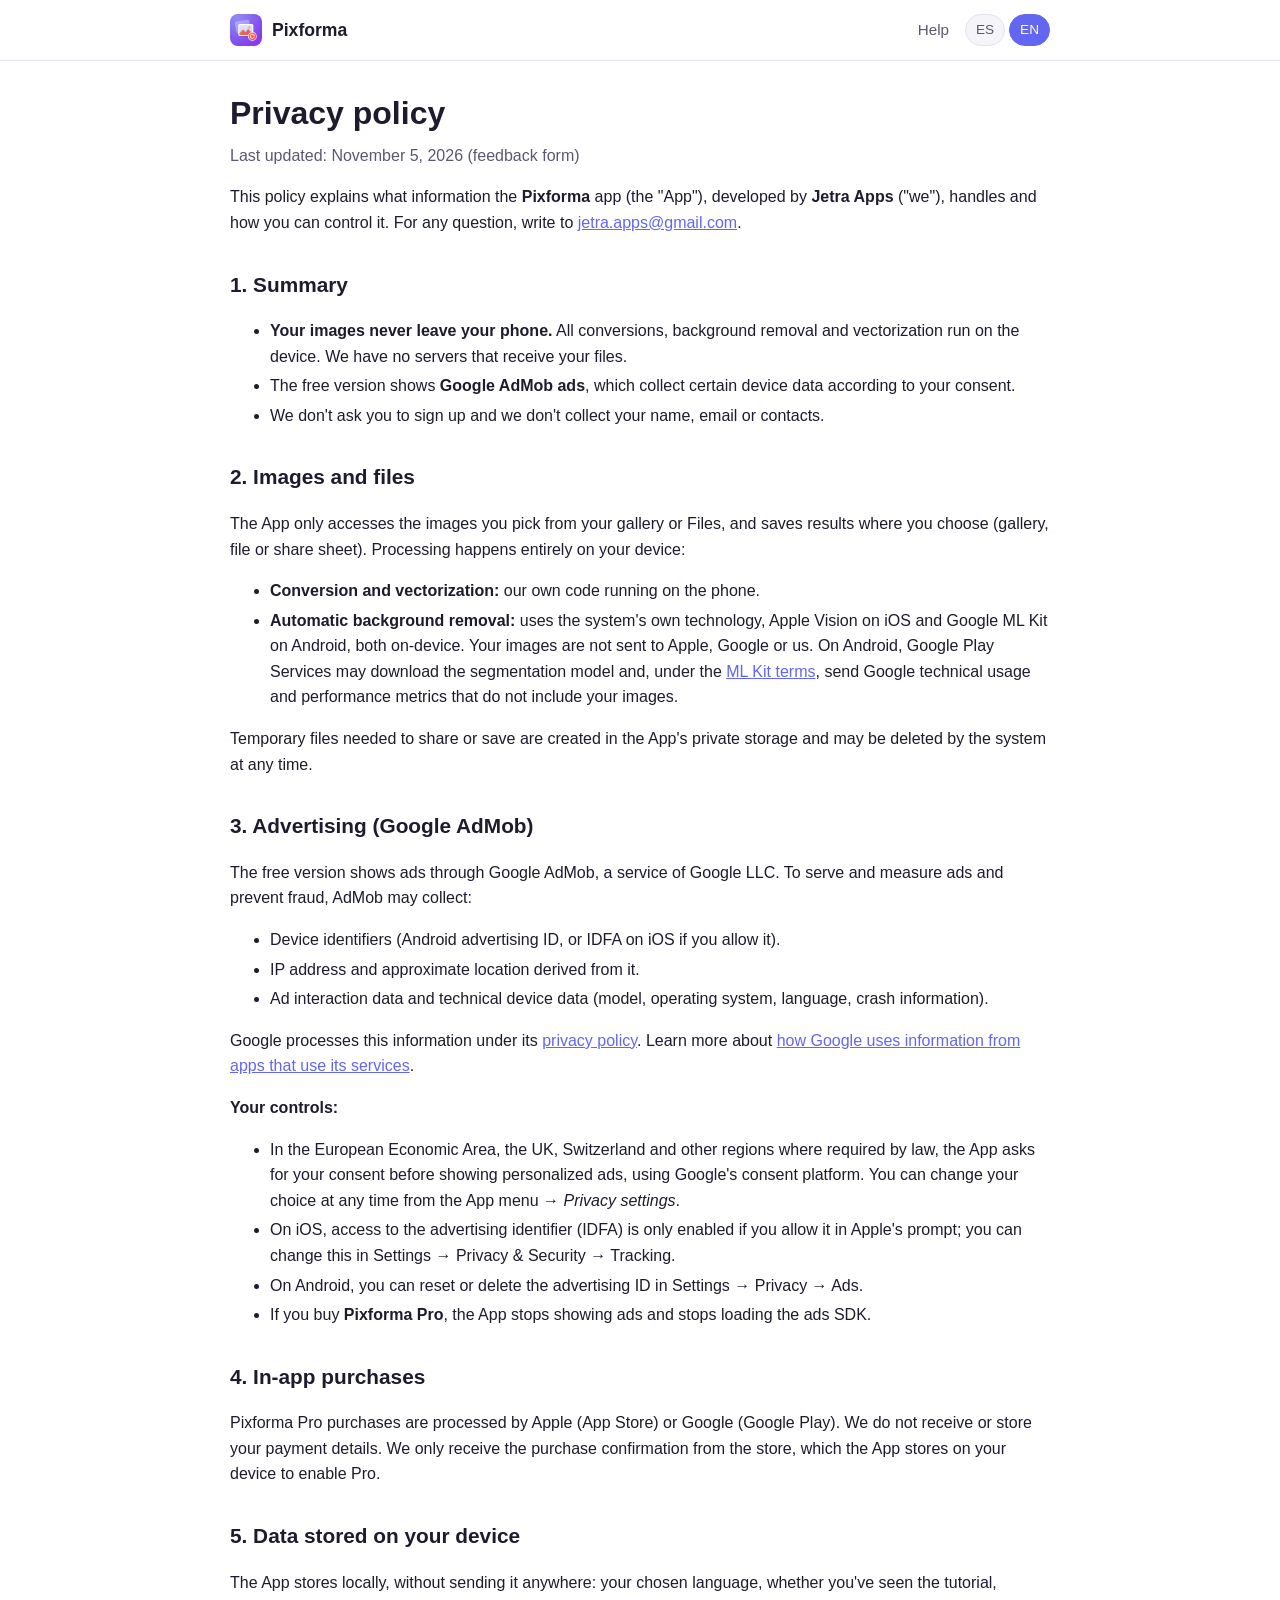
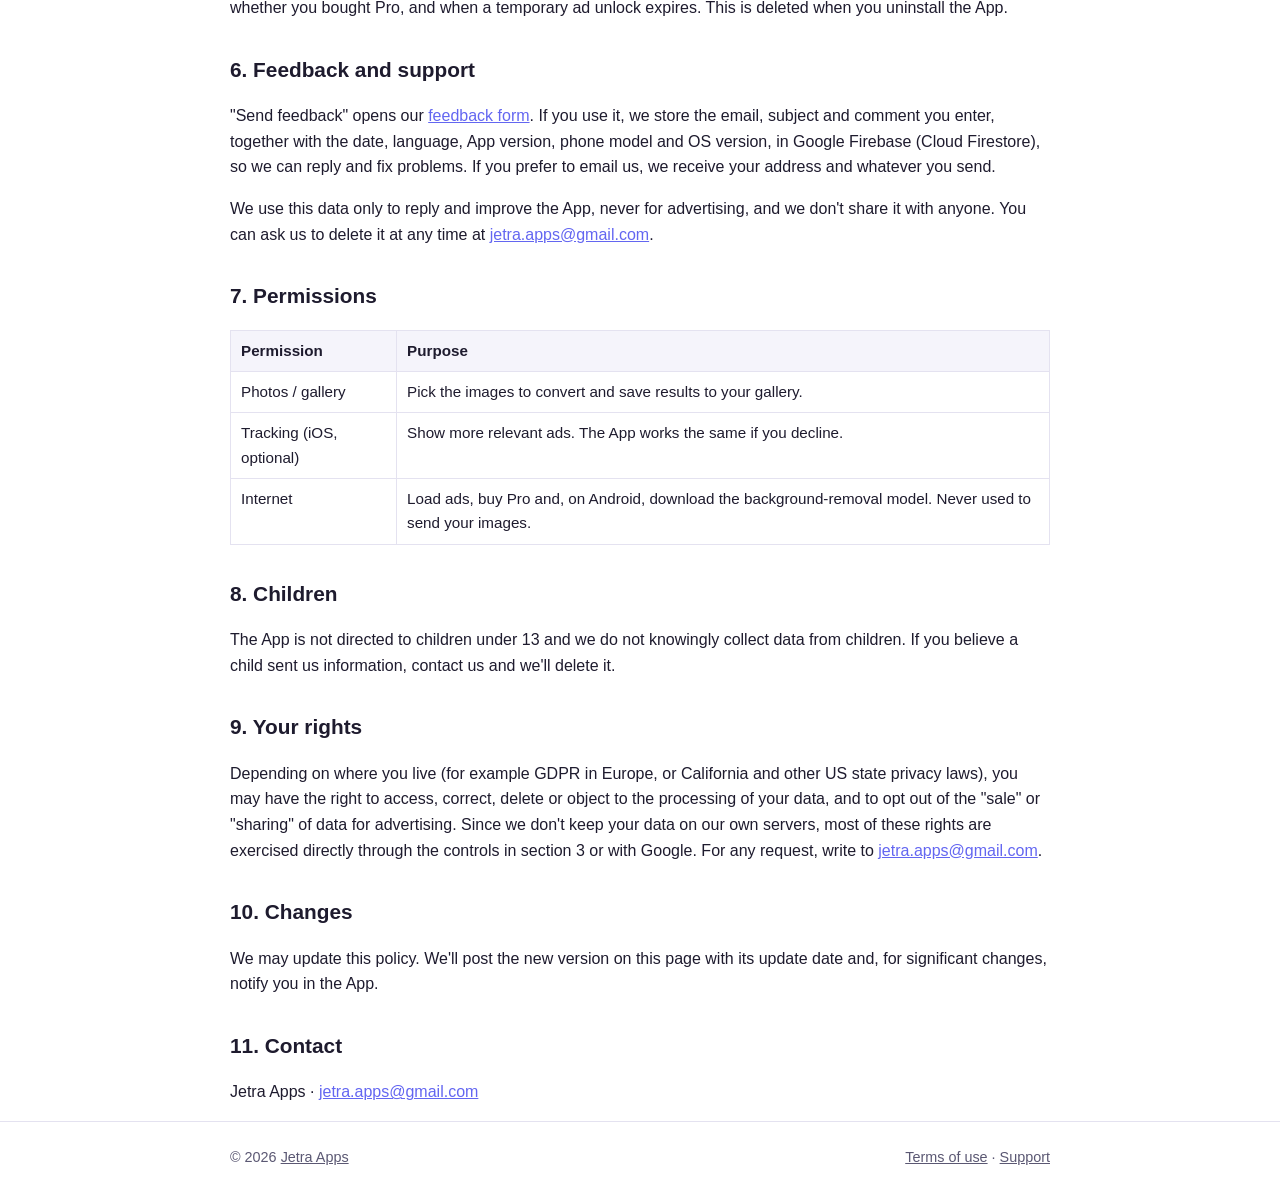
<file: pixforma/privacy.html>
<!doctype html>
<html lang="es">
<head>
  <meta charset="utf-8">
  <meta name="viewport" content="width=device-width, initial-scale=1">
  <title>Pixforma</title>
  <meta name="title-es" content="Política de privacidad — Pixforma">
  <meta name="title-en" content="Privacy policy — Pixforma">
  <link rel="icon" href="icon.png">
  <link rel="stylesheet" href="../assets/style.css">
  <script src="../assets/lang.js"></script>
</head>
<body>
  <header class="site">
    <div class="wrap">
      <a class="brand" href="./"><img src="icon.png" alt="">Pixforma</a>
      <nav>
        <a href="support.html" data-lang="es">Ayuda</a>
        <a href="support.html" data-lang="en">Help</a>
        <div class="lang-switch">
          <button data-set="es" aria-pressed="false">ES</button>
          <button data-set="en" aria-pressed="false">EN</button>
        </div>
      </nav>
    </div>
  </header>

  <main class="wrap">
    <!-- ============================ ESPAÑOL ============================ -->
    <article class="doc" data-lang="es">
      <h1>Política de privacidad</h1>
      <p class="updated">Última actualización: 5 de noviembre de 2026 (formulario de comentarios)</p>

      <p>Esta política explica qué información trata la app <strong>Pixforma</strong> (la «App»), desarrollada por <strong>Jetra Apps</strong> («nosotros»), y cómo puedes controlarla. Si tienes cualquier pregunta, escríbenos a <a href="mailto:jetra.apps@gmail.com">jetra.apps@gmail.com</a>.</p>

      <h2>1. Resumen</h2>
      <ul>
        <li><strong>Tus imágenes nunca salen de tu teléfono.</strong> Todas las conversiones, el recorte de fondos y la vectorización se hacen en el dispositivo. No tenemos servidores que reciban tus archivos.</li>
        <li>La versión gratuita muestra <strong>anuncios de Google AdMob</strong>, que recopila ciertos datos del dispositivo según tu consentimiento.</li>
        <li>No pedimos registrarte ni recopilamos tu nombre, correo ni contactos.</li>
      </ul>

      <h2>2. Imágenes y archivos</h2>
      <p>La App accede solo a las imágenes que tú eliges en la galería o en Archivos, y guarda los resultados donde tú indiques (galería, archivo o compartir). El procesamiento ocurre íntegramente en tu dispositivo:</p>
      <ul>
        <li><strong>Conversión y vectorización:</strong> código propio que se ejecuta en el teléfono.</li>
        <li><strong>Quitar fondo automático:</strong> usa la tecnología del propio sistema: Apple Vision en iOS y Google ML Kit en Android, ambas en el dispositivo. Tus imágenes no se envían a Apple, a Google ni a nosotros. En Android, Google Play Services puede descargar el modelo de recorte y, según los <a href="https://developers.google.com/ml-kit/terms" target="_blank" rel="noopener">términos de ML Kit</a>, enviar a Google métricas técnicas de uso y rendimiento que no incluyen tus imágenes.</li>
      </ul>
      <p>Los archivos temporales necesarios para compartir o guardar se crean en el almacenamiento privado de la App y el sistema puede borrarlos en cualquier momento.</p>

      <h2>3. Publicidad (Google AdMob)</h2>
      <p>La versión gratuita muestra anuncios mediante Google AdMob, un servicio de Google LLC. Para mostrar y medir anuncios, y para prevenir el fraude, AdMob puede recopilar:</p>
      <ul>
        <li>Identificadores del dispositivo (identificador de publicidad de Android o IDFA en iOS, si lo permites).</li>
        <li>Dirección IP y ubicación aproximada derivada de ella.</li>
        <li>Datos de interacción con los anuncios y datos técnicos del dispositivo (modelo, sistema operativo, idioma, información de fallos).</li>
      </ul>
      <p>Google trata esta información de acuerdo con su <a href="https://policies.google.com/privacy" target="_blank" rel="noopener">política de privacidad</a>. Más información en <a href="https://policies.google.com/technologies/partner-sites" target="_blank" rel="noopener">cómo usa Google la información de las apps que usan sus servicios</a>.</p>
      <p><strong>Tu control:</strong></p>
      <ul>
        <li>En el Espacio Económico Europeo, el Reino Unido, Suiza y otras regiones donde la ley lo exige, la App te pide tu consentimiento antes de mostrar anuncios personalizados mediante la plataforma de consentimiento de Google. Puedes cambiar tu decisión en cualquier momento en el menú de la App → <em>Configuración de privacidad</em>.</li>
        <li>En iOS, el acceso al identificador de publicidad (IDFA) solo se activa si lo autorizas en la alerta de Apple; puedes cambiarlo en Ajustes → Privacidad y seguridad → Rastreo.</li>
        <li>En Android, puedes restablecer o eliminar el identificador de publicidad en Ajustes → Privacidad → Anuncios.</li>
        <li>Si compras <strong>Pixforma Pro</strong>, la App deja de mostrar anuncios y de cargar el SDK de anuncios.</li>
      </ul>

      <h2>4. Compras dentro de la App</h2>
      <p>La compra de Pixforma Pro la procesan Apple (App Store) o Google (Google Play). Nosotros no recibimos ni almacenamos tus datos de pago. Solo recibimos de la tienda la confirmación de la compra, que la App guarda en tu dispositivo para activar Pro.</p>

      <h2>5. Datos guardados en tu dispositivo</h2>
      <p>La App guarda localmente, sin enviarlos a nadie: el idioma elegido, si ya viste el tutorial, si compraste Pro y hasta cuándo dura un desbloqueo temporal por anuncio. Se borran al desinstalar la App.</p>

      <h2>6. Comentarios y soporte</h2>
      <p>«Enviar comentarios» abre nuestro <a href="feedback.html">formulario de comentarios</a>. Si lo usas, guardamos el correo, el asunto y el comentario que escribas, junto con la fecha, el idioma, la versión de la App, el modelo del teléfono y la versión del sistema, en Google Firebase (Cloud Firestore), para poder responderte y resolver problemas. Si prefieres escribirnos por correo, recibimos tu dirección y lo que nos envíes.</p>
      <p>Usamos estos datos solo para responderte y mejorar la App, nunca para publicidad, y no los compartimos con nadie. Puedes pedirnos que los borremos en cualquier momento escribiendo a <a href="mailto:jetra.apps@gmail.com">jetra.apps@gmail.com</a>.</p>

      <h2>7. Permisos</h2>
      <table>
        <tr><th>Permiso</th><th>Para qué se usa</th></tr>
        <tr><td>Fotos / galería</td><td>Elegir las imágenes a convertir y guardar los resultados en la galería.</td></tr>
        <tr><td>Rastreo (iOS, opcional)</td><td>Mostrar anuncios más relevantes. La App funciona igual si lo rechazas.</td></tr>
        <tr><td>Internet</td><td>Cargar anuncios, comprar Pro y, en Android, descargar el modelo de recorte. No se usa para enviar tus imágenes.</td></tr>
      </table>

      <h2>8. Menores</h2>
      <p>La App no está dirigida a menores de 13 años y no recopilamos a sabiendas datos de menores. Si crees que un menor nos envió información, escríbenos y la eliminaremos.</p>

      <h2>9. Tus derechos</h2>
      <p>Según tu país (por ejemplo, el RGPD en Europa o las leyes de privacidad de California y otros estados de EE. UU.), puedes tener derecho a acceder, corregir, eliminar u oponerte al tratamiento de tus datos y a no permitir la «venta» o el «intercambio» de datos con fines publicitarios. Como no guardamos datos tuyos en servidores propios, la mayoría de estos derechos se ejercen directamente con los controles descritos en la sección 3 o ante Google. Para cualquier solicitud, escríbenos a <a href="mailto:jetra.apps@gmail.com">jetra.apps@gmail.com</a>.</p>

      <h2>10. Cambios</h2>
      <p>Podemos actualizar esta política. Publicaremos la nueva versión en esta página con su fecha de actualización y, si el cambio es importante, lo avisaremos en la App.</p>

      <h2>11. Contacto</h2>
      <p>Jetra Apps · <a href="mailto:jetra.apps@gmail.com">jetra.apps@gmail.com</a></p>
    </article>

    <!-- ============================ ENGLISH ============================ -->
    <article class="doc" data-lang="en">
      <h1>Privacy policy</h1>
      <p class="updated">Last updated: November 5, 2026 (feedback form)</p>

      <p>This policy explains what information the <strong>Pixforma</strong> app (the "App"), developed by <strong>Jetra Apps</strong> ("we"), handles and how you can control it. For any question, write to <a href="mailto:jetra.apps@gmail.com">jetra.apps@gmail.com</a>.</p>

      <h2>1. Summary</h2>
      <ul>
        <li><strong>Your images never leave your phone.</strong> All conversions, background removal and vectorization run on the device. We have no servers that receive your files.</li>
        <li>The free version shows <strong>Google AdMob ads</strong>, which collect certain device data according to your consent.</li>
        <li>We don't ask you to sign up and we don't collect your name, email or contacts.</li>
      </ul>

      <h2>2. Images and files</h2>
      <p>The App only accesses the images you pick from your gallery or Files, and saves results where you choose (gallery, file or share sheet). Processing happens entirely on your device:</p>
      <ul>
        <li><strong>Conversion and vectorization:</strong> our own code running on the phone.</li>
        <li><strong>Automatic background removal:</strong> uses the system's own technology, Apple Vision on iOS and Google ML Kit on Android, both on-device. Your images are not sent to Apple, Google or us. On Android, Google Play Services may download the segmentation model and, under the <a href="https://developers.google.com/ml-kit/terms" target="_blank" rel="noopener">ML Kit terms</a>, send Google technical usage and performance metrics that do not include your images.</li>
      </ul>
      <p>Temporary files needed to share or save are created in the App's private storage and may be deleted by the system at any time.</p>

      <h2>3. Advertising (Google AdMob)</h2>
      <p>The free version shows ads through Google AdMob, a service of Google LLC. To serve and measure ads and prevent fraud, AdMob may collect:</p>
      <ul>
        <li>Device identifiers (Android advertising ID, or IDFA on iOS if you allow it).</li>
        <li>IP address and approximate location derived from it.</li>
        <li>Ad interaction data and technical device data (model, operating system, language, crash information).</li>
      </ul>
      <p>Google processes this information under its <a href="https://policies.google.com/privacy" target="_blank" rel="noopener">privacy policy</a>. Learn more about <a href="https://policies.google.com/technologies/partner-sites" target="_blank" rel="noopener">how Google uses information from apps that use its services</a>.</p>
      <p><strong>Your controls:</strong></p>
      <ul>
        <li>In the European Economic Area, the UK, Switzerland and other regions where required by law, the App asks for your consent before showing personalized ads, using Google's consent platform. You can change your choice at any time from the App menu → <em>Privacy settings</em>.</li>
        <li>On iOS, access to the advertising identifier (IDFA) is only enabled if you allow it in Apple's prompt; you can change this in Settings → Privacy &amp; Security → Tracking.</li>
        <li>On Android, you can reset or delete the advertising ID in Settings → Privacy → Ads.</li>
        <li>If you buy <strong>Pixforma Pro</strong>, the App stops showing ads and stops loading the ads SDK.</li>
      </ul>

      <h2>4. In-app purchases</h2>
      <p>Pixforma Pro purchases are processed by Apple (App Store) or Google (Google Play). We do not receive or store your payment details. We only receive the purchase confirmation from the store, which the App stores on your device to enable Pro.</p>

      <h2>5. Data stored on your device</h2>
      <p>The App stores locally, without sending it anywhere: your chosen language, whether you've seen the tutorial, whether you bought Pro, and when a temporary ad unlock expires. This is deleted when you uninstall the App.</p>

      <h2>6. Feedback and support</h2>
      <p>"Send feedback" opens our <a href="feedback.html">feedback form</a>. If you use it, we store the email, subject and comment you enter, together with the date, language, App version, phone model and OS version, in Google Firebase (Cloud Firestore), so we can reply and fix problems. If you prefer to email us, we receive your address and whatever you send.</p>
      <p>We use this data only to reply and improve the App, never for advertising, and we don't share it with anyone. You can ask us to delete it at any time at <a href="mailto:jetra.apps@gmail.com">jetra.apps@gmail.com</a>.</p>

      <h2>7. Permissions</h2>
      <table>
        <tr><th>Permission</th><th>Purpose</th></tr>
        <tr><td>Photos / gallery</td><td>Pick the images to convert and save results to your gallery.</td></tr>
        <tr><td>Tracking (iOS, optional)</td><td>Show more relevant ads. The App works the same if you decline.</td></tr>
        <tr><td>Internet</td><td>Load ads, buy Pro and, on Android, download the background-removal model. Never used to send your images.</td></tr>
      </table>

      <h2>8. Children</h2>
      <p>The App is not directed to children under 13 and we do not knowingly collect data from children. If you believe a child sent us information, contact us and we'll delete it.</p>

      <h2>9. Your rights</h2>
      <p>Depending on where you live (for example GDPR in Europe, or California and other US state privacy laws), you may have the right to access, correct, delete or object to the processing of your data, and to opt out of the "sale" or "sharing" of data for advertising. Since we don't keep your data on our own servers, most of these rights are exercised directly through the controls in section 3 or with Google. For any request, write to <a href="mailto:jetra.apps@gmail.com">jetra.apps@gmail.com</a>.</p>

      <h2>10. Changes</h2>
      <p>We may update this policy. We'll post the new version on this page with its update date and, for significant changes, notify you in the App.</p>

      <h2>11. Contact</h2>
      <p>Jetra Apps · <a href="mailto:jetra.apps@gmail.com">jetra.apps@gmail.com</a></p>
    </article>
  </main>

  <footer class="site">
    <div class="wrap">
      <span>© 2026 <a href="../">Jetra Apps</a></span>
      <span>
        <a href="terms.html" data-lang="es">Términos de uso</a><a href="terms.html" data-lang="en">Terms of use</a> ·
        <a href="support.html" data-lang="es">Soporte</a><a href="support.html" data-lang="en">Support</a>
      </span>
    </div>
  </footer>
</body>
</html>
</file>
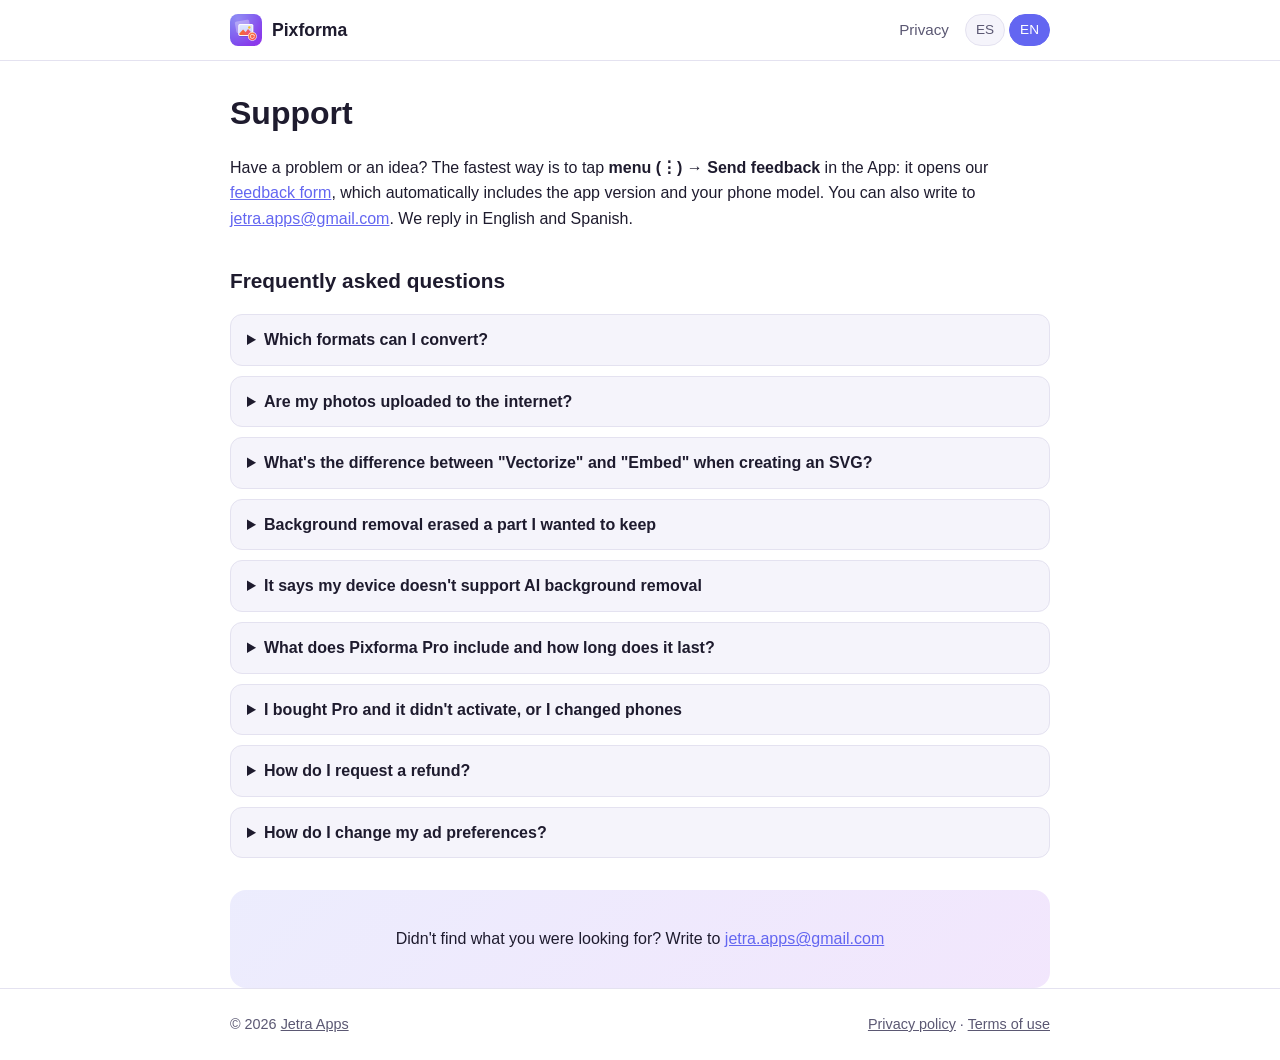
<file: pixforma/support.html>
<!doctype html>
<html lang="es">
<head>
  <meta charset="utf-8">
  <meta name="viewport" content="width=device-width, initial-scale=1">
  <title>Pixforma</title>
  <meta name="title-es" content="Soporte — Pixforma">
  <meta name="title-en" content="Support — Pixforma">
  <link rel="icon" href="icon.png">
  <link rel="stylesheet" href="../assets/style.css">
  <script src="../assets/lang.js"></script>
</head>
<body>
  <header class="site">
    <div class="wrap">
      <a class="brand" href="./"><img src="icon.png" alt="">Pixforma</a>
      <nav>
        <a href="privacy.html" data-lang="es">Privacidad</a>
        <a href="privacy.html" data-lang="en">Privacy</a>
        <div class="lang-switch">
          <button data-set="es" aria-pressed="false">ES</button>
          <button data-set="en" aria-pressed="false">EN</button>
        </div>
      </nav>
    </div>
  </header>

  <main class="wrap">
    <!-- ============================ ESPAÑOL ============================ -->
    <article class="doc" data-lang="es">
      <h1>Soporte</h1>
      <p>¿Tienes un problema o una idea? La forma más rápida es tocar <strong>menú (⋮) → Enviar comentarios</strong> dentro de la App: abre nuestro <a href="feedback.html">formulario de comentarios</a>, que incluye automáticamente la versión de la App y el modelo de tu teléfono. También puedes escribirnos a <a href="mailto:jetra.apps@gmail.com">jetra.apps@gmail.com</a>. Respondemos en español e inglés.</p>

      <h2>Preguntas frecuentes</h2>
      <details>
        <summary>¿Qué formatos puedo convertir?</summary>
        <p>Entrada: JPG, PNG, WebP, HEIC/HEIF, GIF, BMP, TIFF, ICO, TGA, PSD y SVG. Salida: PNG, JPG, WebP, HEIC, SVG, GIF, BMP, TIFF, ICO y TGA. HEIC en Android requiere Android 9 o superior.</p>
      </details>
      <details>
        <summary>¿Se suben mis fotos a internet?</summary>
        <p>No. Todo el procesamiento, incluido quitar el fondo con IA, se hace en tu teléfono. Más detalles en la <a href="privacy.html">política de privacidad</a>.</p>
      </details>
      <details>
        <summary>¿Qué diferencia hay entre «Vectorizar» e «Incrustar» al crear un SVG?</summary>
        <p><strong>Vectorizar</strong> convierte la imagen en formas vectoriales reales que se pueden ampliar sin perder nitidez; es ideal para logos, íconos e ilustraciones con colores planos. <strong>Incrustar</strong> guarda la imagen original dentro del SVG con el 100 % de su calidad, pero no se vuelve escalable. Para fotos, usa Incrustar.</p>
      </details>
      <details>
        <summary>Quitar el fondo borró una parte que quería conservar</summary>
        <p>En <em>Ajustes → Fondo</em> elige el método. «Automático» decide solo: con fondos lisos (logos, mapas, capturas) recorta por color, y en fotos usa IA. Si el resultado no es el esperado, prueba «Por color» y ajusta la tolerancia; desactiva «Quitar también el fondo encerrado» si se borran zonas internas. Ten en cuenta que, por color, una parte del objeto del mismo color que el fondo y que lo toque también se elimina.</p>
      </details>
      <details>
        <summary>Dice que mi dispositivo no admite quitar el fondo con IA</summary>
        <p>La IA requiere iOS 17 o superior en iPhone, o Google Play Services en Android. En esos casos usa el método «Por color», que funciona en cualquier dispositivo.</p>
      </details>
      <details>
        <summary>¿Qué incluye Pixforma Pro y cuánto dura?</summary>
        <p>Es una compra única, sin suscripción: elimina los anuncios y desbloquea para siempre quitar fondos, vectorizar y convertir lotes de más de 5 imágenes. Sin comprar, puedes ver un anuncio para desbloquear todo durante 15 minutos.</p>
      </details>
      <details>
        <summary>Compré Pro y no se activó, o cambié de teléfono</summary>
        <p>Abre el menú → <em>Pixforma Pro</em> → <em>Restaurar compra</em>, con la misma cuenta de Apple o Google con la que compraste. Si sigue sin activarse, escríbenos con el comprobante de la tienda.</p>
      </details>
      <details>
        <summary>¿Cómo pido un reembolso?</summary>
        <p>Los reembolsos los gestiona la tienda: en iPhone desde <a href="https://reportaproblem.apple.com" target="_blank" rel="noopener">reportaproblem.apple.com</a>, y en Android desde tu historial de pedidos de Google Play.</p>
      </details>
      <details>
        <summary>¿Cómo cambio mis preferencias de anuncios?</summary>
        <p>En regiones donde la ley lo exige, usa menú → <em>Configuración de privacidad</em>. En iPhone puedes controlar el rastreo en Ajustes → Privacidad y seguridad → Rastreo.</p>
      </details>

      <div class="contact">
        <p>¿No encontraste lo que buscabas? Escríbenos a <a href="mailto:jetra.apps@gmail.com">jetra.apps@gmail.com</a></p>
      </div>
    </article>

    <!-- ============================ ENGLISH ============================ -->
    <article class="doc" data-lang="en">
      <h1>Support</h1>
      <p>Have a problem or an idea? The fastest way is to tap <strong>menu (⋮) → Send feedback</strong> in the App: it opens our <a href="feedback.html">feedback form</a>, which automatically includes the app version and your phone model. You can also write to <a href="mailto:jetra.apps@gmail.com">jetra.apps@gmail.com</a>. We reply in English and Spanish.</p>

      <h2>Frequently asked questions</h2>
      <details>
        <summary>Which formats can I convert?</summary>
        <p>Input: JPG, PNG, WebP, HEIC/HEIF, GIF, BMP, TIFF, ICO, TGA, PSD and SVG. Output: PNG, JPG, WebP, HEIC, SVG, GIF, BMP, TIFF, ICO and TGA. HEIC on Android requires Android 9 or later.</p>
      </details>
      <details>
        <summary>Are my photos uploaded to the internet?</summary>
        <p>No. All processing, including AI background removal, happens on your phone. More details in the <a href="privacy.html">privacy policy</a>.</p>
      </details>
      <details>
        <summary>What's the difference between "Vectorize" and "Embed" when creating an SVG?</summary>
        <p><strong>Vectorize</strong> turns the image into real vector shapes that scale without losing sharpness; it's ideal for logos, icons and flat-color illustrations. <strong>Embed</strong> stores the original image inside the SVG at 100% quality, but it doesn't become scalable. For photos, use Embed.</p>
      </details>
      <details>
        <summary>Background removal erased a part I wanted to keep</summary>
        <p>Choose the method in <em>Settings → Background</em>. "Automatic" decides for you: plain backgrounds (logos, maps, screenshots) are cut by color, and photos use AI. If the result isn't what you expected, try "By color" and adjust the tolerance; turn off "Also remove enclosed background" if inner areas get erased. Note that, by color, any part of the object with the same color as the background that touches it is also removed.</p>
      </details>
      <details>
        <summary>It says my device doesn't support AI background removal</summary>
        <p>AI requires iOS 17 or later on iPhone, or Google Play Services on Android. In those cases use the "By color" method, which works on any device.</p>
      </details>
      <details>
        <summary>What does Pixforma Pro include and how long does it last?</summary>
        <p>It's a one-time purchase, not a subscription: it removes ads and permanently unlocks background removal, vectorization and batches of more than 5 images. Without buying, you can watch an ad to unlock everything for 15 minutes.</p>
      </details>
      <details>
        <summary>I bought Pro and it didn't activate, or I changed phones</summary>
        <p>Open the menu → <em>Pixforma Pro</em> → <em>Restore purchase</em>, using the same Apple or Google account you bought with. If it still doesn't activate, write to us with the store receipt.</p>
      </details>
      <details>
        <summary>How do I request a refund?</summary>
        <p>Refunds are handled by the store: on iPhone at <a href="https://reportaproblem.apple.com" target="_blank" rel="noopener">reportaproblem.apple.com</a>, and on Android from your Google Play order history.</p>
      </details>
      <details>
        <summary>How do I change my ad preferences?</summary>
        <p>In regions where required by law, use menu → <em>Privacy settings</em>. On iPhone you can control tracking in Settings → Privacy &amp; Security → Tracking.</p>
      </details>

      <div class="contact">
        <p>Didn't find what you were looking for? Write to <a href="mailto:jetra.apps@gmail.com">jetra.apps@gmail.com</a></p>
      </div>
    </article>
  </main>

  <footer class="site">
    <div class="wrap">
      <span>© 2026 <a href="../">Jetra Apps</a></span>
      <span>
        <a href="privacy.html" data-lang="es">Política de privacidad</a><a href="privacy.html" data-lang="en">Privacy policy</a> ·
        <a href="terms.html" data-lang="es">Términos de uso</a><a href="terms.html" data-lang="en">Terms of use</a>
      </span>
    </div>
  </footer>
</body>
</html>
</file>
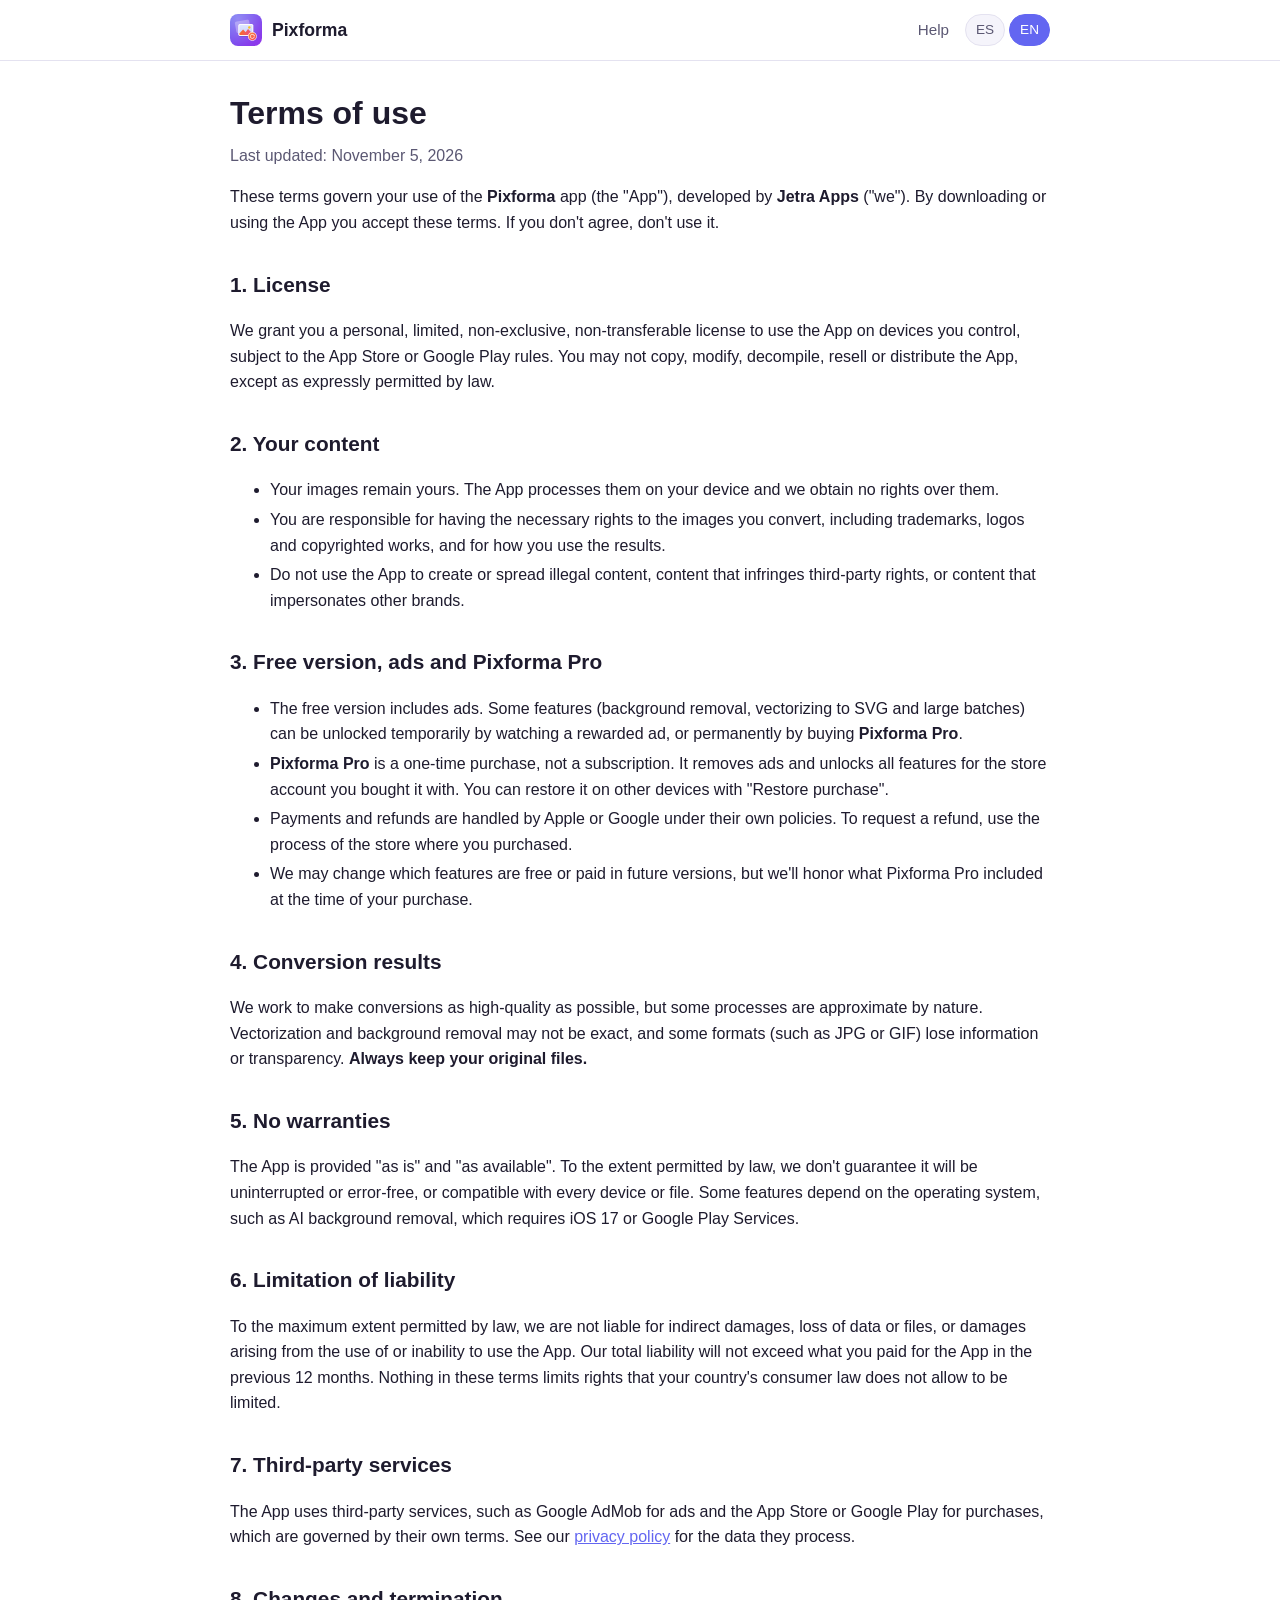
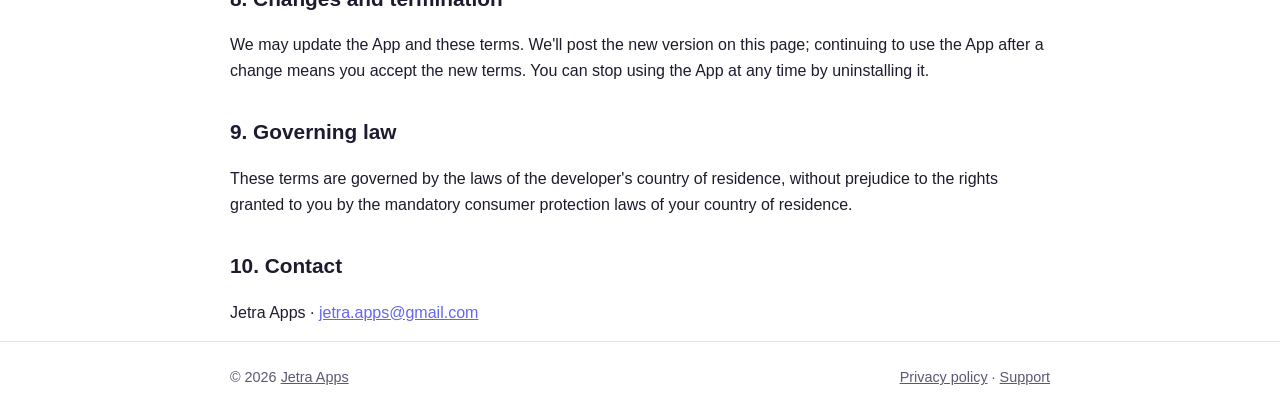
<file: pixforma/terms.html>
<!doctype html>
<html lang="es">
<head>
  <meta charset="utf-8">
  <meta name="viewport" content="width=device-width, initial-scale=1">
  <title>Pixforma</title>
  <meta name="title-es" content="Términos de uso — Pixforma">
  <meta name="title-en" content="Terms of use — Pixforma">
  <link rel="icon" href="icon.png">
  <link rel="stylesheet" href="../assets/style.css">
  <script src="../assets/lang.js"></script>
</head>
<body>
  <header class="site">
    <div class="wrap">
      <a class="brand" href="./"><img src="icon.png" alt="">Pixforma</a>
      <nav>
        <a href="support.html" data-lang="es">Ayuda</a>
        <a href="support.html" data-lang="en">Help</a>
        <div class="lang-switch">
          <button data-set="es" aria-pressed="false">ES</button>
          <button data-set="en" aria-pressed="false">EN</button>
        </div>
      </nav>
    </div>
  </header>

  <main class="wrap">
    <!-- ============================ ESPAÑOL ============================ -->
    <article class="doc" data-lang="es">
      <h1>Términos de uso</h1>
      <p class="updated">Última actualización: 5 de noviembre de 2026</p>

      <p>Estos términos regulan el uso de la app <strong>Pixforma</strong> (la «App»), desarrollada por <strong>Jetra Apps</strong> («nosotros»). Al descargar o usar la App aceptas estos términos. Si no estás de acuerdo, no la uses.</p>

      <h2>1. Licencia</h2>
      <p>Te damos una licencia personal, limitada, no exclusiva e intransferible para usar la App en los dispositivos que controles, de acuerdo con las reglas de la App Store o de Google Play. No puedes copiar, modificar, descompilar, revender ni distribuir la App, salvo en la medida en que la ley lo permita expresamente.</p>

      <h2>2. Tu contenido</h2>
      <ul>
        <li>Tus imágenes siguen siendo tuyas. La App las procesa en tu dispositivo y no obtenemos ningún derecho sobre ellas.</li>
        <li>Eres responsable de tener los derechos necesarios sobre las imágenes que conviertes, incluidas las marcas, los logotipos y las obras protegidas por derechos de autor, y de cómo usas los resultados.</li>
        <li>No uses la App para crear o difundir contenido ilegal, que infrinja derechos de terceros o que suplante marcas ajenas.</li>
      </ul>

      <h2>3. Versión gratuita, anuncios y Pixforma Pro</h2>
      <ul>
        <li>La versión gratuita incluye anuncios. Algunas funciones (quitar el fondo, vectorizar a SVG y convertir lotes grandes) se pueden desbloquear temporalmente viendo un anuncio con recompensa o de forma permanente comprando <strong>Pixforma Pro</strong>.</li>
        <li><strong>Pixforma Pro</strong> es una compra única, sin suscripción, que elimina los anuncios y desbloquea todas las funciones en la cuenta de tienda con la que la compraste. Puedes restaurarla en otros dispositivos con «Restaurar compra».</li>
        <li>Los pagos y reembolsos los gestionan Apple o Google según sus propias políticas. Para solicitar un reembolso, usa el proceso de la tienda donde compraste.</li>
        <li>Podemos cambiar qué funciones son gratuitas o de pago en futuras versiones, pero respetaremos lo que incluía Pixforma Pro al momento de tu compra.</li>
      </ul>

      <h2>4. Resultados de la conversión</h2>
      <p>Trabajamos para que las conversiones tengan la mejor calidad posible, pero algunos procesos son aproximados por naturaleza. La vectorización y el recorte de fondos pueden no ser exactos, y algunos formatos (como JPG o GIF) pierden información o transparencia. <strong>Conserva siempre tus archivos originales.</strong></p>

      <h2>5. Sin garantías</h2>
      <p>La App se ofrece «tal cual» y «según disponibilidad». En la medida en que la ley lo permita, no garantizamos que funcione sin interrupciones ni errores, ni que sea compatible con todos los dispositivos o archivos. Algunas funciones dependen del sistema operativo, por ejemplo quitar el fondo con IA, que requiere iOS 17 o Google Play Services.</p>

      <h2>6. Limitación de responsabilidad</h2>
      <p>En la medida máxima permitida por la ley, no seremos responsables de daños indirectos, pérdida de datos o archivos, ni de daños derivados del uso o la imposibilidad de usar la App. Nuestra responsabilidad total no superará lo que hayas pagado por la App en los 12 meses anteriores. Nada en estos términos limita los derechos que la ley de consumo de tu país no permita limitar.</p>

      <h2>7. Servicios de terceros</h2>
      <p>La App usa servicios de terceros, como Google AdMob para los anuncios y la App Store o Google Play para las compras, que se rigen por sus propios términos. Consulta nuestra <a href="privacy.html">política de privacidad</a> para saber qué datos tratan.</p>

      <h2>8. Cambios y terminación</h2>
      <p>Podemos actualizar la App y estos términos. Publicaremos la nueva versión en esta página; si sigues usando la App después de un cambio, aceptas los nuevos términos. Puedes dejar de usar la App en cualquier momento desinstalándola.</p>

      <h2>9. Ley aplicable</h2>
      <p>Estos términos se rigen por las leyes del país de residencia del desarrollador, sin perjuicio de los derechos que te otorguen las leyes obligatorias de protección al consumidor de tu país de residencia.</p>

      <h2>10. Contacto</h2>
      <p>Jetra Apps · <a href="mailto:jetra.apps@gmail.com">jetra.apps@gmail.com</a></p>
    </article>

    <!-- ============================ ENGLISH ============================ -->
    <article class="doc" data-lang="en">
      <h1>Terms of use</h1>
      <p class="updated">Last updated: November 5, 2026</p>

      <p>These terms govern your use of the <strong>Pixforma</strong> app (the "App"), developed by <strong>Jetra Apps</strong> ("we"). By downloading or using the App you accept these terms. If you don't agree, don't use it.</p>

      <h2>1. License</h2>
      <p>We grant you a personal, limited, non-exclusive, non-transferable license to use the App on devices you control, subject to the App Store or Google Play rules. You may not copy, modify, decompile, resell or distribute the App, except as expressly permitted by law.</p>

      <h2>2. Your content</h2>
      <ul>
        <li>Your images remain yours. The App processes them on your device and we obtain no rights over them.</li>
        <li>You are responsible for having the necessary rights to the images you convert, including trademarks, logos and copyrighted works, and for how you use the results.</li>
        <li>Do not use the App to create or spread illegal content, content that infringes third-party rights, or content that impersonates other brands.</li>
      </ul>

      <h2>3. Free version, ads and Pixforma Pro</h2>
      <ul>
        <li>The free version includes ads. Some features (background removal, vectorizing to SVG and large batches) can be unlocked temporarily by watching a rewarded ad, or permanently by buying <strong>Pixforma Pro</strong>.</li>
        <li><strong>Pixforma Pro</strong> is a one-time purchase, not a subscription. It removes ads and unlocks all features for the store account you bought it with. You can restore it on other devices with "Restore purchase".</li>
        <li>Payments and refunds are handled by Apple or Google under their own policies. To request a refund, use the process of the store where you purchased.</li>
        <li>We may change which features are free or paid in future versions, but we'll honor what Pixforma Pro included at the time of your purchase.</li>
      </ul>

      <h2>4. Conversion results</h2>
      <p>We work to make conversions as high-quality as possible, but some processes are approximate by nature. Vectorization and background removal may not be exact, and some formats (such as JPG or GIF) lose information or transparency. <strong>Always keep your original files.</strong></p>

      <h2>5. No warranties</h2>
      <p>The App is provided "as is" and "as available". To the extent permitted by law, we don't guarantee it will be uninterrupted or error-free, or compatible with every device or file. Some features depend on the operating system, such as AI background removal, which requires iOS 17 or Google Play Services.</p>

      <h2>6. Limitation of liability</h2>
      <p>To the maximum extent permitted by law, we are not liable for indirect damages, loss of data or files, or damages arising from the use of or inability to use the App. Our total liability will not exceed what you paid for the App in the previous 12 months. Nothing in these terms limits rights that your country's consumer law does not allow to be limited.</p>

      <h2>7. Third-party services</h2>
      <p>The App uses third-party services, such as Google AdMob for ads and the App Store or Google Play for purchases, which are governed by their own terms. See our <a href="privacy.html">privacy policy</a> for the data they process.</p>

      <h2>8. Changes and termination</h2>
      <p>We may update the App and these terms. We'll post the new version on this page; continuing to use the App after a change means you accept the new terms. You can stop using the App at any time by uninstalling it.</p>

      <h2>9. Governing law</h2>
      <p>These terms are governed by the laws of the developer's country of residence, without prejudice to the rights granted to you by the mandatory consumer protection laws of your country of residence.</p>

      <h2>10. Contact</h2>
      <p>Jetra Apps · <a href="mailto:jetra.apps@gmail.com">jetra.apps@gmail.com</a></p>
    </article>
  </main>

  <footer class="site">
    <div class="wrap">
      <span>© 2026 <a href="../">Jetra Apps</a></span>
      <span>
        <a href="privacy.html" data-lang="es">Política de privacidad</a><a href="privacy.html" data-lang="en">Privacy policy</a> ·
        <a href="support.html" data-lang="es">Soporte</a><a href="support.html" data-lang="en">Support</a>
      </span>
    </div>
  </footer>
</body>
</html>
</file>
<file: assets/style.css>
:root {
  --primary: #6366f1;
  --primary-2: #9333ea;
  --text: #1e1b2e;
  --muted: #5b5873;
  --bg: #ffffff;
  --surface: #f5f4fb;
  --border: #e4e2f0;
  --radius: 16px;
  color-scheme: light dark;
}

@media (prefers-color-scheme: dark) {
  :root {
    --text: #ecebf5;
    --muted: #a9a6c2;
    --bg: #12111a;
    --surface: #1c1b27;
    --border: #2d2b3d;
  }
}

* { box-sizing: border-box; }

html { -webkit-text-size-adjust: 100%; }

body {
  margin: 0;
  font-family: -apple-system, BlinkMacSystemFont, "Segoe UI", Roboto, "Helvetica Neue", Arial, sans-serif;
  color: var(--text);
  background: var(--bg);
  line-height: 1.6;
}

a { color: var(--primary); }

.wrap { max-width: 860px; margin: 0 auto; padding: 0 20px; }

header.site {
  border-bottom: 1px solid var(--border);
  padding: 14px 0;
}
header.site .wrap { display: flex; align-items: center; gap: 12px; }
header.site .brand {
  font-weight: 700; font-size: 1.1rem; color: var(--text); text-decoration: none;
  display: flex; align-items: center; gap: 10px;
}
header.site .brand img { width: 32px; height: 32px; border-radius: 8px; }
header.site nav { margin-left: auto; display: flex; gap: 16px; align-items: center; flex-wrap: wrap; }
header.site nav a { color: var(--muted); text-decoration: none; font-size: .95rem; }
header.site nav a:hover { color: var(--primary); }

.lang-switch { display: flex; gap: 4px; }
.lang-switch button {
  border: 1px solid var(--border); background: var(--surface); color: var(--muted);
  padding: 4px 10px; border-radius: 999px; cursor: pointer; font: inherit; font-size: .85rem;
}
.lang-switch button[aria-pressed="true"] { background: var(--primary); color: #fff; border-color: var(--primary); }

main { padding: 32px 0 48px; }

.hero { text-align: center; padding: 40px 0 24px; }
.hero img.app-icon { width: 128px; height: 128px; border-radius: 28px; box-shadow: 0 12px 32px rgba(99, 102, 241, .35); }
.hero h1 { font-size: 2.4rem; margin: 20px 0 8px; }
.hero p.tagline { font-size: 1.2rem; color: var(--muted); margin: 0 auto; max-width: 560px; }

.gradient-text {
  background: linear-gradient(135deg, var(--primary), var(--primary-2));
  -webkit-background-clip: text; background-clip: text; color: transparent;
}

.badges { display: flex; gap: 12px; justify-content: center; flex-wrap: wrap; margin: 28px 0 8px; }
.badge {
  display: inline-flex; align-items: center; gap: 8px; padding: 12px 20px; border-radius: 12px;
  background: var(--text); color: var(--bg); text-decoration: none; font-weight: 600;
}
.badge.soon { opacity: .55; pointer-events: none; }

.grid { display: grid; grid-template-columns: repeat(auto-fit, minmax(230px, 1fr)); gap: 16px; margin-top: 32px; }
.card {
  background: var(--surface); border: 1px solid var(--border); border-radius: var(--radius); padding: 20px;
}
.card h3 { margin: 0 0 6px; font-size: 1.05rem; }
.card p { margin: 0; color: var(--muted); font-size: .95rem; }
.card .icon { font-size: 1.6rem; }

.app-card { display: flex; gap: 16px; align-items: center; text-decoration: none; color: inherit; }
.app-card img { width: 72px; height: 72px; border-radius: 16px; }

article.doc h1 { font-size: 2rem; margin-bottom: 4px; }
article.doc .updated { color: var(--muted); margin-top: 0; }
article.doc h2 { margin-top: 32px; font-size: 1.3rem; }
article.doc li { margin: 4px 0; }
article.doc table { border-collapse: collapse; width: 100%; margin: 12px 0; font-size: .95rem; }
article.doc th, article.doc td { border: 1px solid var(--border); padding: 8px 10px; text-align: left; vertical-align: top; }
article.doc th { background: var(--surface); }

details { background: var(--surface); border: 1px solid var(--border); border-radius: 12px; padding: 12px 16px; margin: 10px 0; }
details summary { cursor: pointer; font-weight: 600; }
details p { margin: 10px 0 0; color: var(--muted); }

.contact {
  margin-top: 32px; padding: 20px; border-radius: var(--radius); text-align: center;
  background: linear-gradient(135deg, rgba(99,102,241,.12), rgba(147,51,234,.12));
}

footer.site { border-top: 1px solid var(--border); padding: 24px 0; color: var(--muted); font-size: .9rem; }
footer.site .wrap { display: flex; gap: 16px; flex-wrap: wrap; justify-content: space-between; }
footer.site a { color: var(--muted); }

/* Idiomas: solo se ve el bloque del idioma activo. */
[data-lang] { display: none; }
html[lang="es"] [data-lang="es"], html[lang="en"] [data-lang="en"] { display: revert; }
</file>
